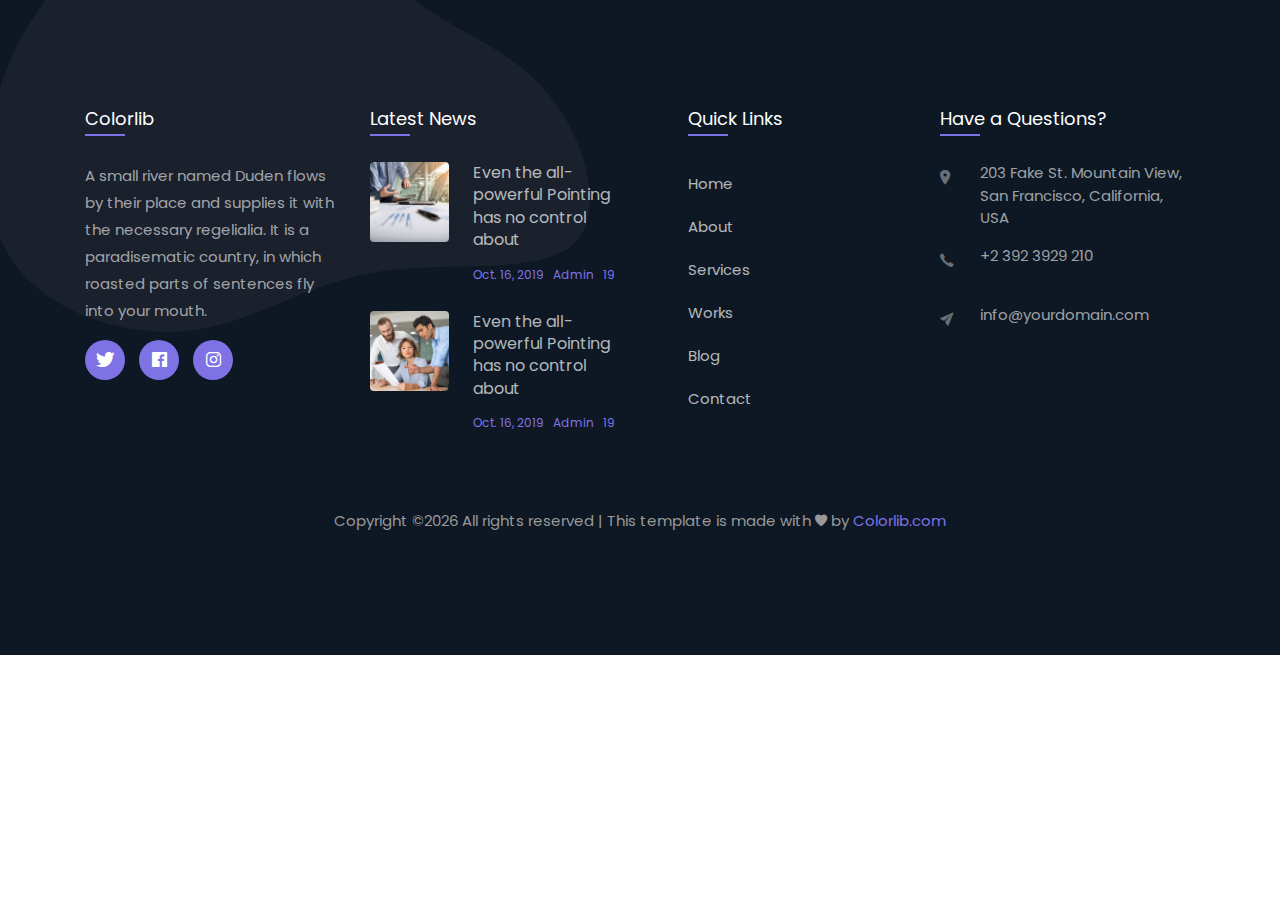
<file: footer/index.html>
<!doctype html>
<html lang="en">
  <head>
  	<title>Footer 01</title>
    <meta charset="utf-8">
    <meta name="viewport" content="width=device-width, initial-scale=1, shrink-to-fit=no">

    <link href="https://fonts.googleapis.com/css?family=Poppins:300,400,500,600,700,800,900" rel="stylesheet">
	
		<link rel="stylesheet" href="css/ionicons.min.css">
		<link rel="stylesheet" href="css/style.css">
  </head>
  <body>
		
		<footer class="footer-01">
			<div class="container">
				<div class="row">
					<div class="col-md-6 col-lg-3 mb-4 mb-md-0">
						<h2 class="footer-heading">Colorlib</h2>
						<p>A small river named Duden flows by their place and supplies it with the necessary regelialia. It is a paradisematic country, in which roasted parts of sentences fly into your mouth.</p>
						<ul class="ftco-footer-social p-0">
              <li class="ftco-animate"><a href="#" data-toggle="tooltip" data-placement="top" title="Twitter"><span class="ion-logo-twitter"></span></a></li>
              <li class="ftco-animate"><a href="#" data-toggle="tooltip" data-placement="top" title="Facebook"><span class="ion-logo-facebook"></span></a></li>
              <li class="ftco-animate"><a href="#" data-toggle="tooltip" data-placement="top" title="Instagram"><span class="ion-logo-instagram"></span></a></li>
            </ul>
					</div>
					<div class="col-md-6 col-lg-3 mb-4 mb-md-0">
						<h2 class="footer-heading">Latest News</h2>
						<div class="block-21 mb-4 d-flex">
              <a class="img mr-4 rounded" style="background-image: url(images/image_1.jpg);"></a>
              <div class="text">
                <h3 class="heading"><a href="#">Even the all-powerful Pointing has no control about</a></h3>
                <div class="meta">
                  <div><a href="#"><span class="icon-calendar"></span> Oct. 16, 2019</a></div>
                  <div><a href="#"><span class="icon-person"></span> Admin</a></div>
                  <div><a href="#"><span class="icon-chat"></span> 19</a></div>
                </div>
              </div>
            </div>
            <div class="block-21 mb-4 d-flex">
              <a class="img mr-4 rounded" style="background-image: url(images/image_2.jpg);"></a>
              <div class="text">
                <h3 class="heading"><a href="#">Even the all-powerful Pointing has no control about</a></h3>
                <div class="meta">
                  <div><a href="#"><span class="icon-calendar"></span> Oct. 16, 2019</a></div>
                  <div><a href="#"><span class="icon-person"></span> Admin</a></div>
                  <div><a href="#"><span class="icon-chat"></span> 19</a></div>
                </div>
              </div>
            </div>
					</div>
					<div class="col-md-6 col-lg-3 pl-lg-5 mb-4 mb-md-0">
						<h2 class="footer-heading">Quick Links</h2>
						<ul class="list-unstyled">
              <li><a href="#" class="py-2 d-block">Home</a></li>
              <li><a href="#" class="py-2 d-block">About</a></li>
              <li><a href="#" class="py-2 d-block">Services</a></li>
              <li><a href="#" class="py-2 d-block">Works</a></li>
              <li><a href="#" class="py-2 d-block">Blog</a></li>
              <li><a href="#" class="py-2 d-block">Contact</a></li>
            </ul>
					</div>
					<div class="col-md-6 col-lg-3 mb-4 mb-md-0">
						<h2 class="footer-heading">Have a Questions?</h2>
						<div class="block-23 mb-3">
              <ul>
                <li><span class="icon ion-ios-pin"></span><span class="text">203 Fake St. Mountain View, San Francisco, California, USA</span></li>
                <li><a href="#"><span class="icon ion-ios-call"></span><span class="text">+2 392 3929 210</span></a></li>
                <li><a href="#"><span class="icon ion-ios-send"></span><span class="text">info@yourdomain.com</span></a></li>
              </ul>
            </div>
					</div>
				</div>
				<div class="row mt-5">
          <div class="col-md-12 text-center">

            <p class="copyright"><!-- Link back to Colorlib can't be removed. Template is licensed under CC BY 3.0. -->
  Copyright &copy;<script>document.write(new Date().getFullYear());</script> All rights reserved | This template is made with <i class="ion-ios-heart" aria-hidden="true"></i> by <a href="https://colorlib.com" target="_blank">Colorlib.com</a>
  <!-- Link back to Colorlib can't be removed. Template is licensed under CC BY 3.0. --></p>
          </div>
        </div>
			</div>
		</footer>
		

    <script src="js/jquery.min.js"></script>
    <script src="js/popper.js"></script>
    <script src="js/bootstrap.min.js"></script>
    <script src="js/main.js"></script>
  </body>
</html>
</file>
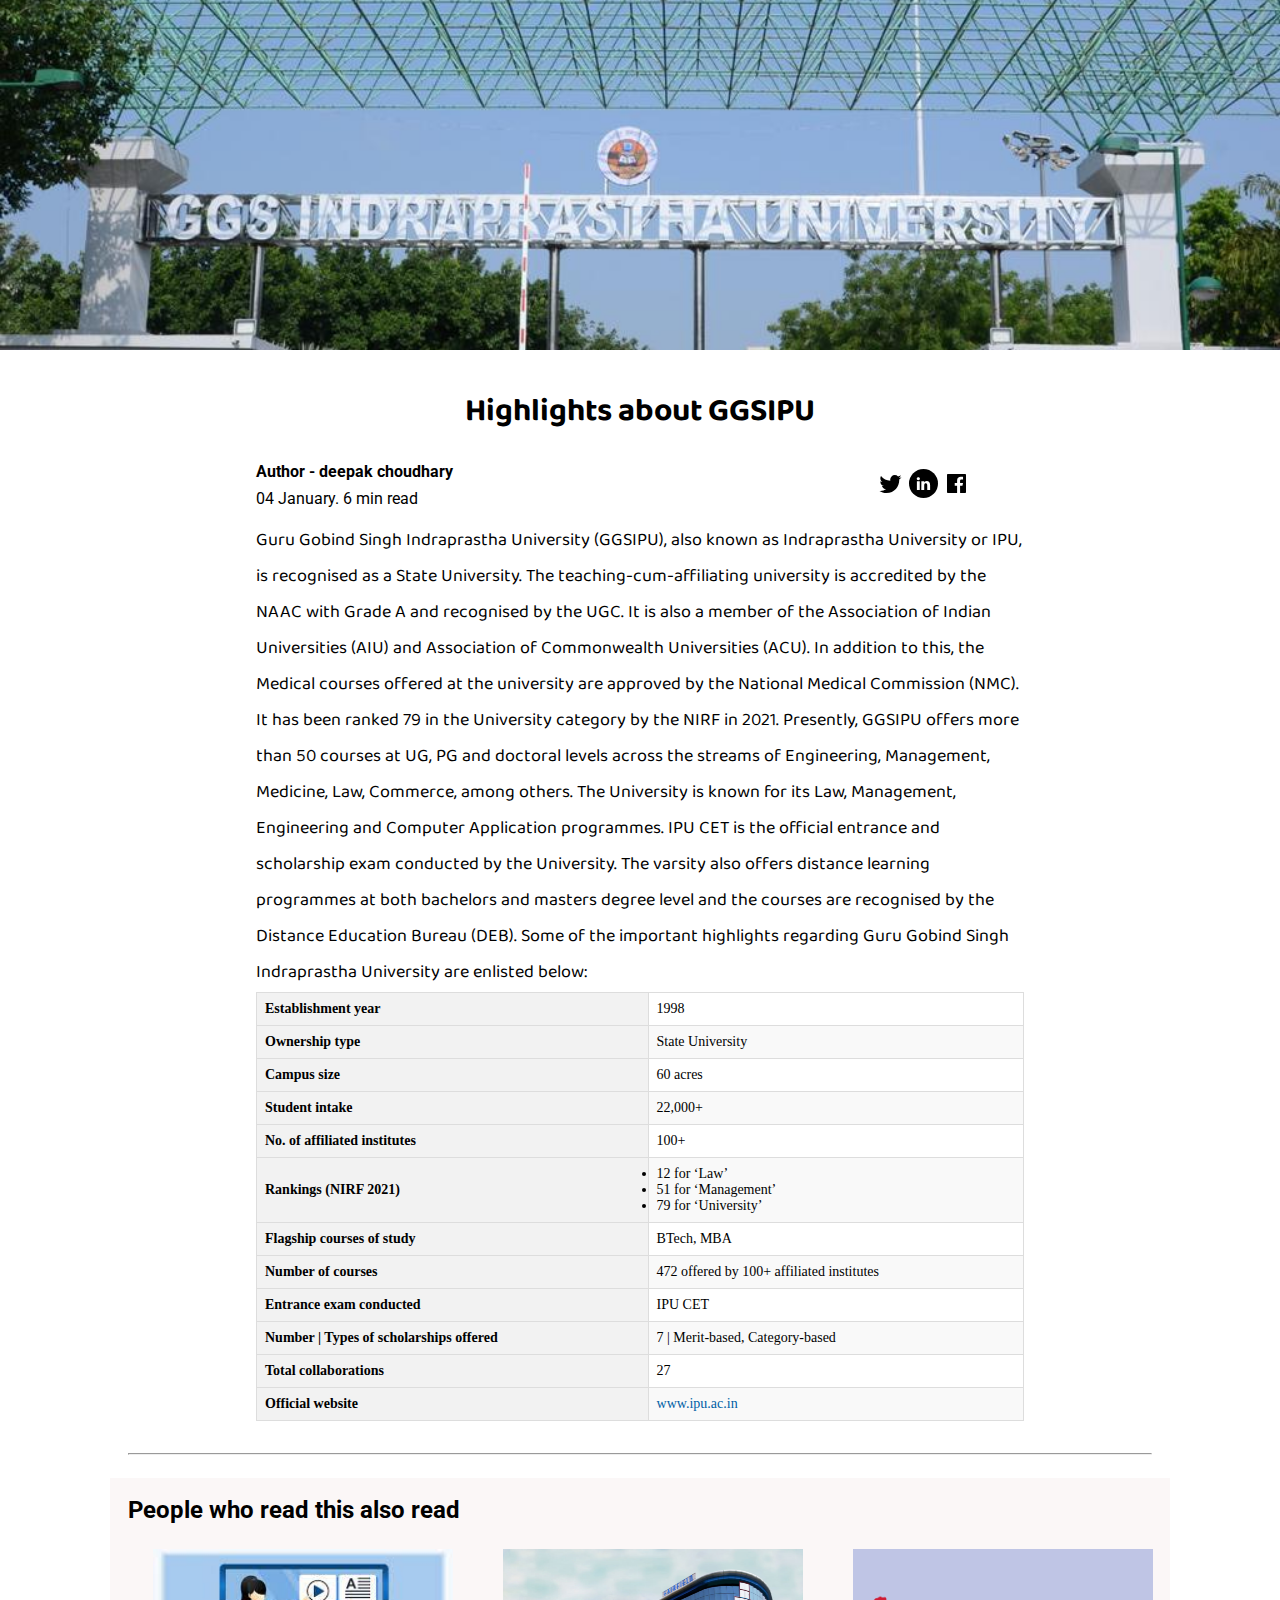
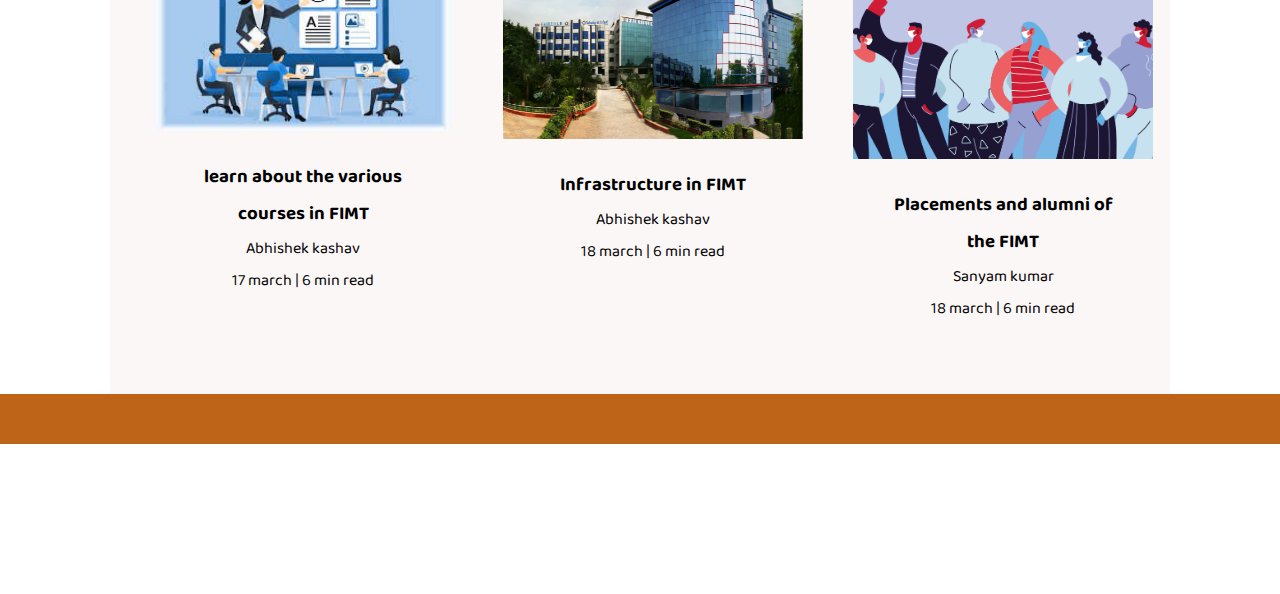
<file: Blog/admision_c.html>
<!DOCTYPE html>
<html lang="en">
  <head>
    <meta charset="UTF-8" />
    <meta name="viewport" content="width=device-width, initial-scale=1.0" />
    <link rel="stylesheet" href="css/utils.css" />
    <link rel="stylesheet" href="css/style.css" />
    <link rel="stylesheet" href="css/blogpost.css" />
    <link rel="stylesheet" href="css/mobile.css" />
    <style>
      table {
        border-collapse: collapse;
        width: 100%;
        margin-bottom: 20px;
      }

      th,
      td {
        padding: 8px;
        text-align: left;
        border: 1px solid #ddd;
        font-size: 14px;
      }

      th {
        background-color: #f2f2f2;
        font-weight: bold;
      }

      tr:nth-child(even) {
        background-color: #f9f9f9;
      }

      a {
        color: #005ea5;
        text-decoration: none;
      }
    </style>
    <title>Chat connect - make blogging easy</title>
  </head>
  <body>
    <div class="post-img" >
      <img src="./img/ggsipu.jpeg" alt="" />
    </div>
    <div class="m-auto blog-post-content max-width-2 m-auto my-2">
      <h1 class="font1">Highlights about GGSIPU</h1>
      <div class="blogpost-meta">
        <div class="author-info">
          <div>
            <b> Author - deepak choudhary </b>
          </div>
          <div>04 January. 6 min read</div>
        </div>
        <div class="social">
          <svg width="29" height="29" class="hk">
            <path
              d="M22.05 7.54a4.47 4.47 0 0 0-3.3-1.46 4.53 4.53 0 0 0-4.53 4.53c0 .35.04.7.08 1.05A12.9 12.9 0 0 1 5 6.89a5.1 5.1 0 0 0-.65 2.26c.03 1.6.83 2.99 2.02 3.79a4.3 4.3 0 0 1-2.02-.57v.08a4.55 4.55 0 0 0 3.63 4.44c-.4.08-.8.13-1.21.16l-.81-.08a4.54 4.54 0 0 0 4.2 3.15 9.56 9.56 0 0 1-5.66 1.94l-1.05-.08c2 1.27 4.38 2.02 6.94 2.02 8.3 0 12.86-6.9 12.84-12.85.02-.24 0-.43 0-.65a8.68 8.68 0 0 0 2.26-2.34c-.82.38-1.7.62-2.6.72a4.37 4.37 0 0 0 1.95-2.51c-.84.53-1.81.9-2.83 1.13z"
            ></path>
          </svg>

          <svg
            style="background: black; border-radius: 21px"
            width="29"
            height="29"
            viewBox="0 0 29 29"
            fill="none"
            class="hk"
          >
            <path
              d="M5 6.36C5 5.61 5.63 5 6.4 5h16.2c.77 0 1.4.61 1.4 1.36v16.28c0 .75-.63 1.36-1.4 1.36H6.4c-.77 0-1.4-.6-1.4-1.36V6.36z"
            ></path>
            <path
              fill-rule="evenodd"
              clip-rule="evenodd"
              d="M10.76 20.9v-8.57H7.89v8.58h2.87zm-1.44-9.75c1 0 1.63-.65 1.63-1.48-.02-.84-.62-1.48-1.6-1.48-.99 0-1.63.64-1.63 1.48 0 .83.62 1.48 1.59 1.48h.01zM12.35 20.9h2.87v-4.79c0-.25.02-.5.1-.7.2-.5.67-1.04 1.46-1.04 1.04 0 1.46.8 1.46 1.95v4.59h2.87v-4.92c0-2.64-1.42-3.87-3.3-3.87-1.55 0-2.23.86-2.61 1.45h.02v-1.24h-2.87c.04.8 0 8.58 0 8.58z"
              fill="#fff"
            ></path>
          </svg>

          <svg width="29" height="29" class="hk">
            <path
              d="M23.2 5H5.8a.8.8 0 0 0-.8.8V23.2c0 .44.35.8.8.8h9.3v-7.13h-2.38V13.9h2.38v-2.38c0-2.45 1.55-3.66 3.74-3.66 1.05 0 1.95.08 2.2.11v2.57h-1.5c-1.2 0-1.48.57-1.48 1.4v1.96h2.97l-.6 2.97h-2.37l.05 7.12h5.1a.8.8 0 0 0 .79-.8V5.8a.8.8 0 0 0-.8-.79"
            ></path>
          </svg>
        </div>
      </div>
      <p class="font1">
        Guru Gobind Singh Indraprastha University (GGSIPU), also known as
        Indraprastha University or IPU, is recognised as a State University. The
        teaching-cum-affiliating university is accredited by the NAAC with Grade
        A and recognised by the UGC. It is also a member of the Association of
        Indian Universities (AIU) and Association of Commonwealth Universities
        (ACU). In addition to this, the Medical courses offered at the
        university are approved by the National Medical Commission (NMC). It has
        been ranked 79 in the University category by the NIRF in 2021.
        Presently, GGSIPU offers more than 50 courses at UG, PG and doctoral
        levels across the streams of Engineering, Management, Medicine, Law,
        Commerce, among others. The University is known for its Law, Management,
        Engineering and Computer Application programmes. IPU CET is the official
        entrance and scholarship exam conducted by the University. The varsity
        also offers distance learning programmes at both bachelors and masters
        degree level and the courses are recognised by the Distance Education
        Bureau (DEB). Some of the important highlights regarding Guru Gobind
        Singh Indraprastha University are enlisted below:
      </p>
      <table>
        <tr>
          <th>Establishment year</th>
          <td>1998</td>
        </tr>
        <tr>
          <th>Ownership type</th>
          <td>State University</td>
        </tr>
        <tr>
          <th>Campus size</th>
          <td>60 acres</td>
        </tr>
        <tr>
          <th>Student intake</th>
          <td>22,000+</td>
        </tr>
        <tr>
          <th>No. of affiliated institutes</th>
          <td>100+</td>
        </tr>
        <tr>
          <th>Rankings (NIRF 2021)</th>
          <td>
            <ul>
              <li>12 for ‘Law’</li>
              <li>51 for ‘Management’</li>
              <li>79 for ‘University’</li>
            </ul>
          </td>
        </tr>
        <tr>
          <th>Flagship courses of study</th>
          <td>BTech, MBA</td>
        </tr>
        <tr>
          <th>Number of courses</th>
          <td>472 offered by 100+ affiliated institutes</td>
        </tr>
        <tr>
          <th>Entrance exam conducted</th>
          <td>IPU CET</td>
        </tr>
        <tr>
          <th>Number | Types of scholarships offered</th>
          <td>7 | Merit-based, Category-based</td>
        </tr>
        <tr>
          <th>Total collaborations</th>
          <td>27</td>
        </tr>
        <tr>
          <th>Official website</th>
          <td><a href="https://www.ipu.ac.in/">www.ipu.ac.in</a></td>
        </tr>
      </table>
    </div>

    <div class="max-width-1 m-auto"><hr /></div>
    <div class="home-articles max-width-1 m-auto font2">
      <h2>People who read this also read</h2>
      <!-- additonal articles-->
      <div class="row">
        <div class="home-article more-post">
          <div class="home-article-img">
            <img src="img/courses.jpg" alt="article" />
          </div>
          <div class="home-article-content font1 center">
            <a href="courses.html"
              ><h3>learn about the various courses in FIMT</h3></a
            >
            <div>Abhishek kashav</div>
            <span>17 march | 6 min read</span>
          </div>
        </div>

        <div class="home-article more-post">
          <div class="home-article-img">
            <img
              src="img/infra.jpg"
              width="100px"
              height="190px"
              alt="article"
            />
          </div>
          <div class="home-article-content font1 center">
            <a href="infra.html"><h3>Infrastructure in FIMT</h3></a>

            <div>Abhishek kashav</div>
            <span>18 march | 6 min read</span>
          </div>
        </div>

        <div class="home-article more-post">
          <div class="home-article-img">
            <img src="img/2.png" alt="article" />
          </div>
          <div class="home-article-content font1 center">
            <a href="placement.html"
              ><h3>Placements and alumni of the FIMT</h3></a
            >

            <div>Sanyam kumar</div>
            <span>18 march | 6 min read</span>
          </div>
        </div>
      </div>
    </div>

    <div class="footer"></div>
  </body>
</html>
</file>
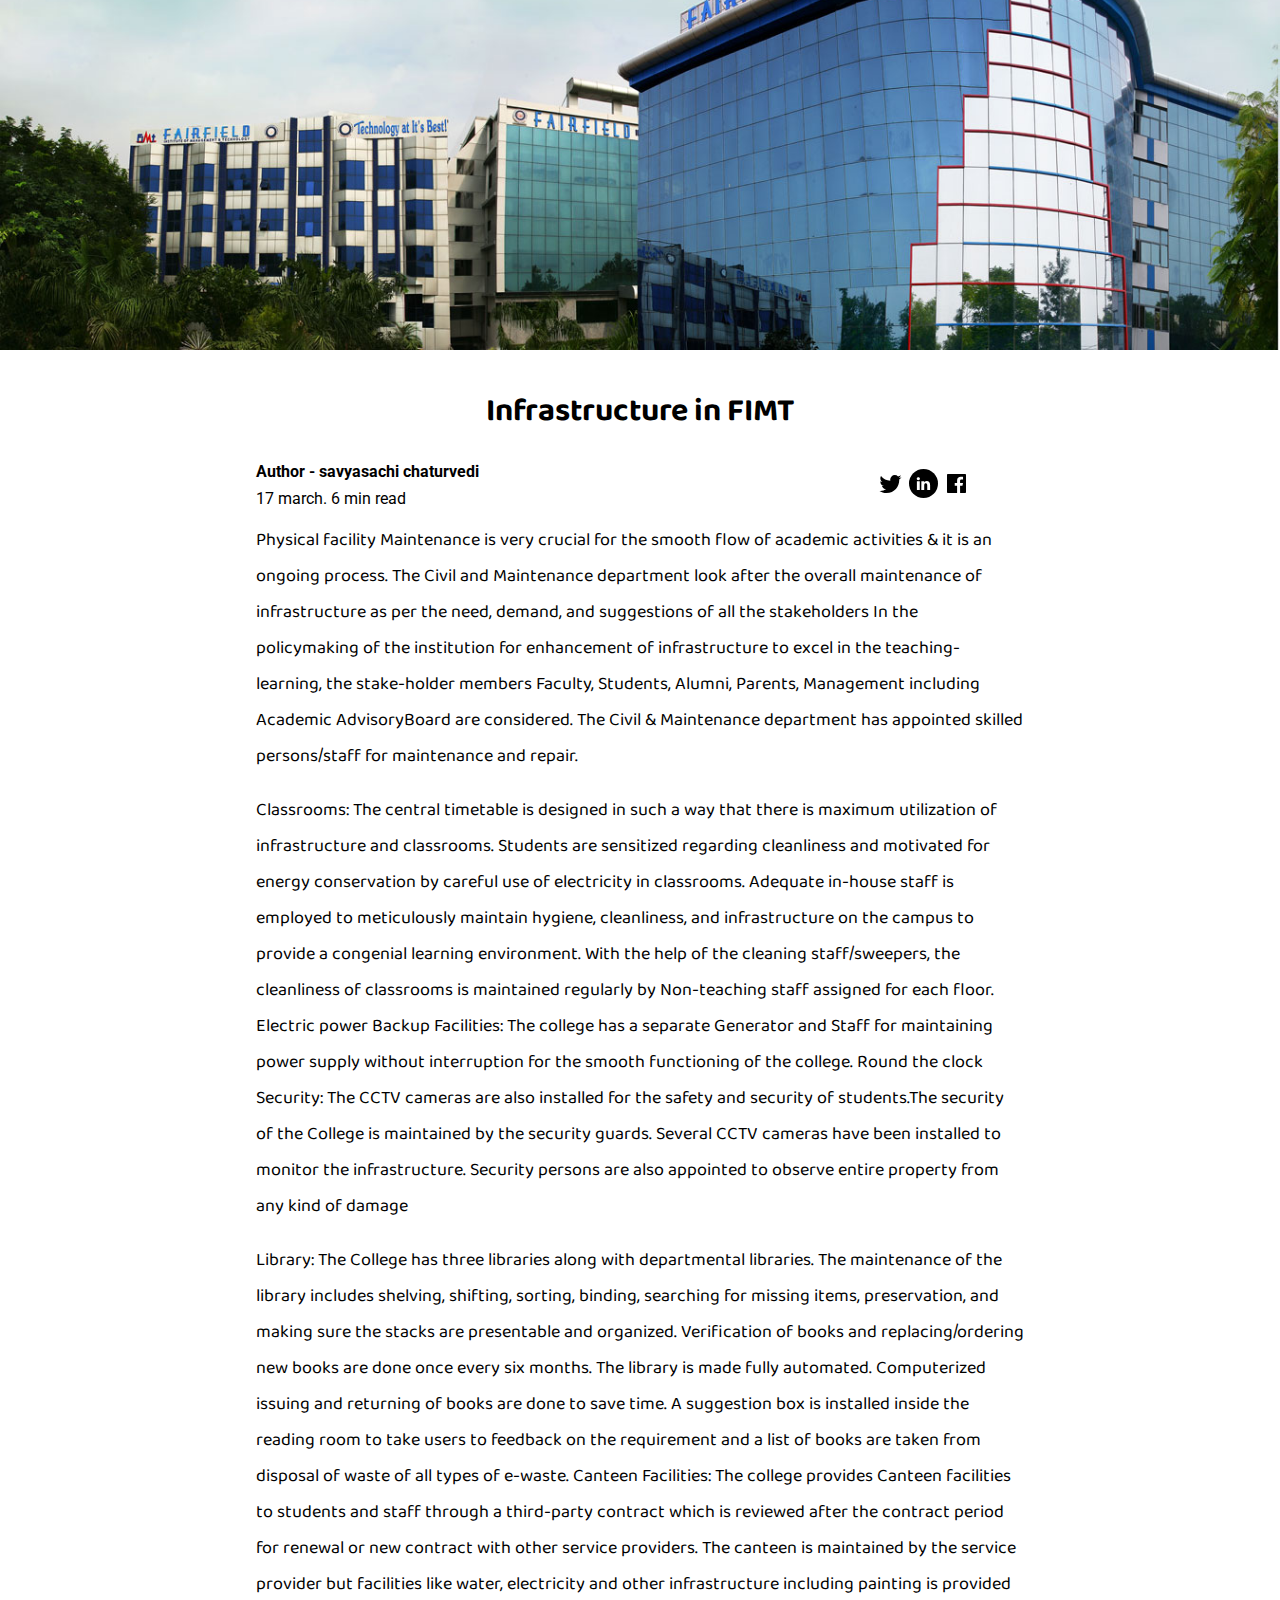
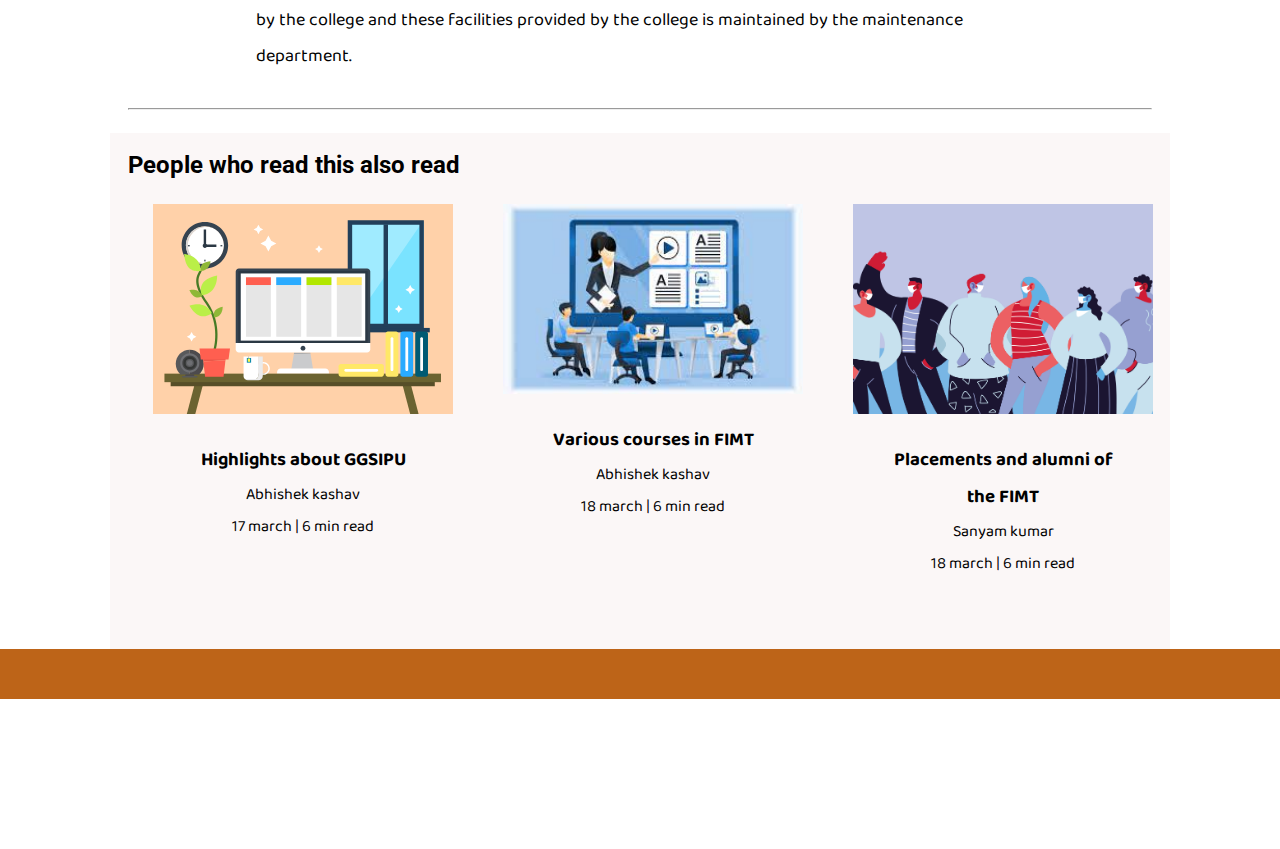
<file: Blog/infra.html>
<!DOCTYPE html>
<html lang="en">
  <head>
    <meta charset="UTF-8" />
    <meta name="viewport" content="width=device-width, initial-scale=1.0" />
    <link rel="stylesheet" href="css/utils.css" />
    <link rel="stylesheet" href="css/style.css" />
    <link rel="stylesheet" href="css/blogpost.css" />
    <link rel="stylesheet" href="css/mobile.css" />
    <title>Chat connect - make blogging eas</title>
  </head>
  <body>
    <div class="post-img">
      <img src="./img/infra.jpg" alt="" />
    </div>
    <div class="m-auto blog-post-content max-width-2 m-auto my-2">
      <h1 class="font1">Infrastructure in FIMT</h1>
      <div class="blogpost-meta">
        <div class="author-info">
          <div>
            <b> Author - savyasachi chaturvedi </b>
          </div>
          <div>17 march. 6 min read</div>
        </div>
        <div class="social">
          <svg width="29" height="29" class="hk">
            <path
              d="M22.05 7.54a4.47 4.47 0 0 0-3.3-1.46 4.53 4.53 0 0 0-4.53 4.53c0 .35.04.7.08 1.05A12.9 12.9 0 0 1 5 6.89a5.1 5.1 0 0 0-.65 2.26c.03 1.6.83 2.99 2.02 3.79a4.3 4.3 0 0 1-2.02-.57v.08a4.55 4.55 0 0 0 3.63 4.44c-.4.08-.8.13-1.21.16l-.81-.08a4.54 4.54 0 0 0 4.2 3.15 9.56 9.56 0 0 1-5.66 1.94l-1.05-.08c2 1.27 4.38 2.02 6.94 2.02 8.3 0 12.86-6.9 12.84-12.85.02-.24 0-.43 0-.65a8.68 8.68 0 0 0 2.26-2.34c-.82.38-1.7.62-2.6.72a4.37 4.37 0 0 0 1.95-2.51c-.84.53-1.81.9-2.83 1.13z"
            ></path>
          </svg>

          <svg
            style="background: black; border-radius: 21px"
            width="29"
            height="29"
            viewBox="0 0 29 29"
            fill="none"
            class="hk"
          >
            <path
              d="M5 6.36C5 5.61 5.63 5 6.4 5h16.2c.77 0 1.4.61 1.4 1.36v16.28c0 .75-.63 1.36-1.4 1.36H6.4c-.77 0-1.4-.6-1.4-1.36V6.36z"
            ></path>
            <path
              fill-rule="evenodd"
              clip-rule="evenodd"
              d="M10.76 20.9v-8.57H7.89v8.58h2.87zm-1.44-9.75c1 0 1.63-.65 1.63-1.48-.02-.84-.62-1.48-1.6-1.48-.99 0-1.63.64-1.63 1.48 0 .83.62 1.48 1.59 1.48h.01zM12.35 20.9h2.87v-4.79c0-.25.02-.5.1-.7.2-.5.67-1.04 1.46-1.04 1.04 0 1.46.8 1.46 1.95v4.59h2.87v-4.92c0-2.64-1.42-3.87-3.3-3.87-1.55 0-2.23.86-2.61 1.45h.02v-1.24h-2.87c.04.8 0 8.58 0 8.58z"
              fill="#fff"
            ></path>
          </svg>

          <svg width="29" height="29" class="hk">
            <path
              d="M23.2 5H5.8a.8.8 0 0 0-.8.8V23.2c0 .44.35.8.8.8h9.3v-7.13h-2.38V13.9h2.38v-2.38c0-2.45 1.55-3.66 3.74-3.66 1.05 0 1.95.08 2.2.11v2.57h-1.5c-1.2 0-1.48.57-1.48 1.4v1.96h2.97l-.6 2.97h-2.37l.05 7.12h5.1a.8.8 0 0 0 .79-.8V5.8a.8.8 0 0 0-.8-.79"
            ></path>
          </svg>
        </div>
      </div>
      <p class="font1">
        Physical facility Maintenance is very crucial for the smooth flow of
        academic activities & it is an ongoing process. The Civil and
        Maintenance department look after the overall maintenance of
        infrastructure as per the need, demand, and suggestions of all the
        stakeholders In the policymaking of the institution for enhancement of
        infrastructure to excel in the teaching- learning, the stake-holder
        members Faculty, Students, Alumni, Parents, Management including
        Academic AdvisoryBoard are considered. The Civil & Maintenance
        department has appointed skilled persons/staff for maintenance and
        repair.
      </p>
      <br />
      <p class="font1">
        Classrooms: The central timetable is designed in such a way that there
        is maximum utilization of infrastructure and classrooms. Students are
        sensitized regarding cleanliness and motivated for energy conservation
        by careful use of electricity in classrooms. Adequate in-house staff is
        employed to meticulously maintain hygiene, cleanliness, and
        infrastructure on the campus to provide a congenial learning
        environment. With the help of the cleaning staff/sweepers, the
        cleanliness of classrooms is maintained regularly by Non-teaching staff
        assigned for each floor. Electric power Backup Facilities: The college
        has a separate Generator and Staff for maintaining power supply without
        interruption for the smooth functioning of the college. Round the clock
        Security: The CCTV cameras are also installed for the safety and
        security of students.The security of the College is maintained by the
        security guards. Several CCTV cameras have been installed to monitor the
        infrastructure. Security persons are also appointed to observe entire
        property from any kind of damage
      </p>
      <br />
      <p class="font1"></p>
      <p class="font1">
        Library: The College has three libraries along with departmental
        libraries. The maintenance of the library includes shelving, shifting,
        sorting, binding, searching for missing items, preservation, and making
        sure the stacks are presentable and organized. Verification of books and
        replacing/ordering new books are done once every six months. The library
        is made fully automated. Computerized issuing and returning of books are
        done to save time. A suggestion box is installed inside the reading room
        to take users to feedback on the requirement and a list of books are
        taken from disposal of waste of all types of e-waste. Canteen
        Facilities: The college provides Canteen facilities to students and
        staff through a third-party contract which is reviewed after the
        contract period for renewal or new contract with other service
        providers. The canteen is maintained by the service provider but
        facilities like water, electricity and other infrastructure including
        painting is provided by the college and these facilities provided by the
        college is maintained by the maintenance department.
      </p>
    </div>

    <div class="max-width-1 m-auto"><hr /></div>
    <div class="home-articles max-width-1 m-auto font2">
      <h2>People who read this also read</h2>
      <!-- additonal articles-->
      <div class="row">
        <div class="home-article more-post">
          <div class="home-article-img">
            <img src="img/11.svg" alt="article" />
          </div>
          <div class="home-article-content font1 center">
            <a href="blogpost.html"><h3>Highlights about GGSIPU</h3></a>
            <div>Abhishek kashav</div>
            <span>17 march | 6 min read</span>
          </div>
        </div>

        <div class="home-article more-post">
          <div class="home-article-img">
            <img
              src="img/courses.jpg"
              width="100px"
              height="190px"
              alt="article"
            />
          </div>
          <div class="home-article-content font1 center">
            <a href="courses.html"><h3>Various courses in FIMT</h3></a>

            <div>Abhishek kashav</div>
            <span>18 march | 6 min read</span>
          </div>
        </div>

        <div class="home-article more-post">
          <div class="home-article-img">
            <img src="img/2.png" alt="article" />
          </div>
          <div class="home-article-content font1 center">
            <a href="placement.html"
              ><h3>Placements and alumni of the FIMT</h3></a
            >

            <div>Sanyam kumar</div>
            <span>18 march | 6 min read</span>
          </div>
        </div>
      </div>
    </div>

    <div class="footer"></div>
  </body>
</html>
</file>
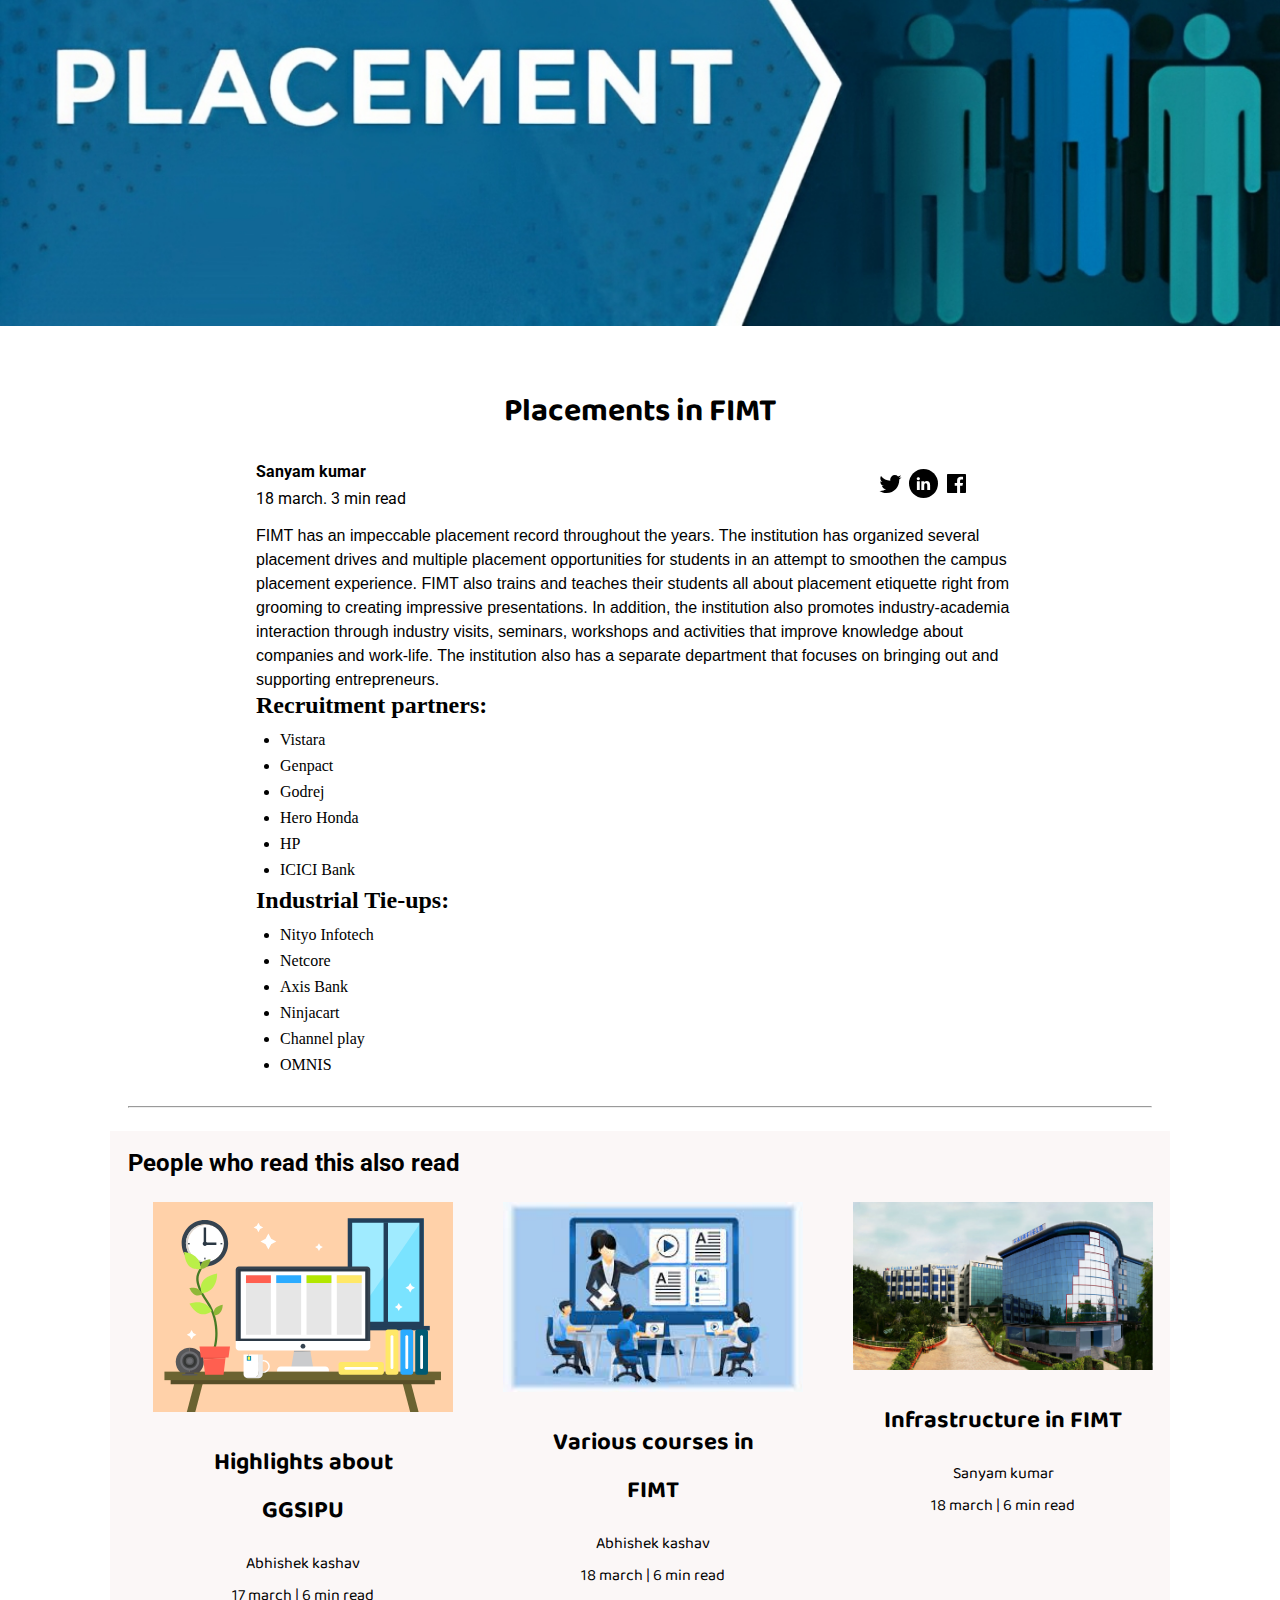
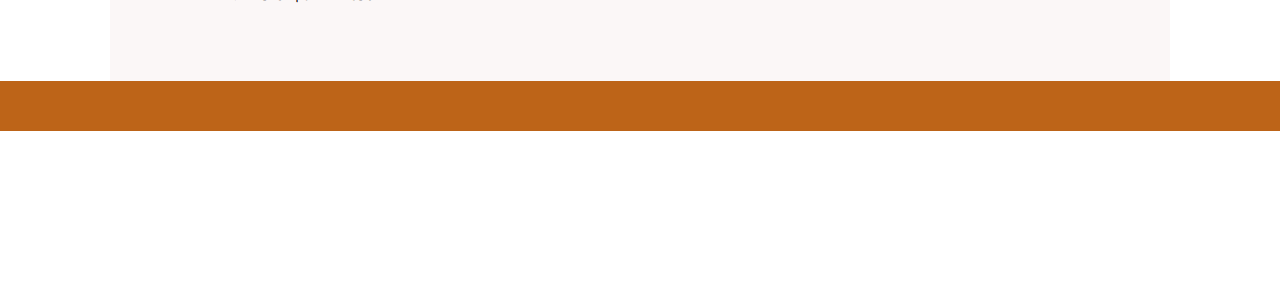
<file: Blog/placement.html>
<!DOCTYPE html>
<html lang="en">
  <head>
    <meta charset="UTF-8" />
    <meta name="viewport" content="width=device-width, initial-scale=1.0" />
    <link rel="stylesheet" href="css/utils.css" />
    <link rel="stylesheet" href="css/style.css" />
    <link rel="stylesheet" href="css/blogpost.css" />
    <link rel="stylesheet" href="css/mobile.css" />
    <title>Chat connect - make blogging eas</title>
    <style>/* Select the heading style */
      h3 {
        font-size: 1.5em;
        font-weight: bold;
        margin-bottom: 0.5em;
      }
      
      /* Select the list items */
      ul li {
        list-style: disc;
        margin-left: 1.5em;
        margin-bottom: 0.5em;
      }
      
      /* Select the first paragraph and set the font style */
      p.font1 {
        font-family: Arial, sans-serif;
        font-size: 1em;
        line-height: 1.5em;
      }
      </style>
  </head>
  <body>
    <div class="post-img">
      <img src="../Blog/img/placement.png" alt="" />
    </div>
    <div class="m-auto blog-post-content max-width-2 m-auto my-2">
      <h1 class="font1">Placements in FIMT</h1>
      <div class="blogpost-meta">
        <div class="author-info">
          <div>
            <b> Sanyam kumar </b>
          </div>
          <div>18 march. 3 min read</div>
        </div>
        <div class="social">
          <svg width="29" height="29" class="hk">
            <path
              d="M22.05 7.54a4.47 4.47 0 0 0-3.3-1.46 4.53 4.53 0 0 0-4.53 4.53c0 .35.04.7.08 1.05A12.9 12.9 0 0 1 5 6.89a5.1 5.1 0 0 0-.65 2.26c.03 1.6.83 2.99 2.02 3.79a4.3 4.3 0 0 1-2.02-.57v.08a4.55 4.55 0 0 0 3.63 4.44c-.4.08-.8.13-1.21.16l-.81-.08a4.54 4.54 0 0 0 4.2 3.15 9.56 9.56 0 0 1-5.66 1.94l-1.05-.08c2 1.27 4.38 2.02 6.94 2.02 8.3 0 12.86-6.9 12.84-12.85.02-.24 0-.43 0-.65a8.68 8.68 0 0 0 2.26-2.34c-.82.38-1.7.62-2.6.72a4.37 4.37 0 0 0 1.95-2.51c-.84.53-1.81.9-2.83 1.13z"
            ></path>
          </svg>

          <svg
            style="background: black; border-radius: 21px"
            width="29"
            height="29"
            viewBox="0 0 29 29"
            fill="none"
            class="hk"
          >
            <path
              d="M5 6.36C5 5.61 5.63 5 6.4 5h16.2c.77 0 1.4.61 1.4 1.36v16.28c0 .75-.63 1.36-1.4 1.36H6.4c-.77 0-1.4-.6-1.4-1.36V6.36z"
            ></path>
            <path
              fill-rule="evenodd"
              clip-rule="evenodd"
              d="M10.76 20.9v-8.57H7.89v8.58h2.87zm-1.44-9.75c1 0 1.63-.65 1.63-1.48-.02-.84-.62-1.48-1.6-1.48-.99 0-1.63.64-1.63 1.48 0 .83.62 1.48 1.59 1.48h.01zM12.35 20.9h2.87v-4.79c0-.25.02-.5.1-.7.2-.5.67-1.04 1.46-1.04 1.04 0 1.46.8 1.46 1.95v4.59h2.87v-4.92c0-2.64-1.42-3.87-3.3-3.87-1.55 0-2.23.86-2.61 1.45h.02v-1.24h-2.87c.04.8 0 8.58 0 8.58z"
              fill="#fff"
            ></path>
          </svg>

          <svg width="29" height="29" class="hk">
            <path
              d="M23.2 5H5.8a.8.8 0 0 0-.8.8V23.2c0 .44.35.8.8.8h9.3v-7.13h-2.38V13.9h2.38v-2.38c0-2.45 1.55-3.66 3.74-3.66 1.05 0 1.95.08 2.2.11v2.57h-1.5c-1.2 0-1.48.57-1.48 1.4v1.96h2.97l-.6 2.97h-2.37l.05 7.12h5.1a.8.8 0 0 0 .79-.8V5.8a.8.8 0 0 0-.8-.79"
            ></path>
          </svg>
        </div>
      </div>
      <p class="font1">
        FIMT has an impeccable placement record throughout the years. The
        institution has organized several placement drives and multiple
        placement opportunities for students in an attempt to smoothen the
        campus placement experience. FIMT also trains and teaches their students
        all about placement etiquette right from grooming to creating impressive
        presentations. In addition, the institution also promotes
        industry-academia interaction through industry visits, seminars,
        workshops and activities that improve knowledge about companies and
        work-life. The institution also has a separate department that focuses
        on bringing out and supporting entrepreneurs.
      </p>
      <p class="font1">
        <h3>Recruitment partners:</h3>
        <ul>
            <li>Vistara</li>
            <li>Genpact</li>
            <li>Godrej</li>
            <li>Hero Honda</li>
            <li> HP </li>
            <li>ICICI Bank</li>
        </ul>
      </p>
      <p class="font1">
        <h3>Industrial Tie-ups:</h3>
        <ul>
            <li>Nityo Infotech</li>
            <li>Netcore</li>
            <li>Axis Bank</li>
            <li>Ninjacart </li>
            <li>Channel play</li>
            <li>OMNIS</li>
        </ul>
      </p>
    </div>

    <div class="max-width-1 m-auto"><hr /></div>
    <div class="home-articles max-width-1 m-auto font2">
      <h2>People who read this also read</h2>
      <!-- additonal articles-->
      <div class="row">
        <div class="home-article more-post">
          <div class="home-article-img">
            <img src="img/11.svg" alt="article" />
          </div>
          <div class="home-article-content font1 center">
            <a href="blogpost.html"
              ><h3>Highlights about GGSIPU</h3></a
            >
            <div>Abhishek kashav</div>
            <span>17 march | 6 min read</span>
          </div>
        </div>

        <div class="home-article more-post">
          <div class="home-article-img">
            <img
              src="img/courses.jpg"
              width="100px"
              height="190px"
              alt="article"
            />
          </div>
          <div class="home-article-content font1 center">
            <a href="courses.html"><h3>Various courses in FIMT</h3></a>

            <div>Abhishek kashav</div>
            <span>18 march | 6 min read</span>
          </div>
        </div>

        <div class="home-article more-post">
          <div class="home-article-img">
            <img src="img/infra.jpg" alt="article" />
          </div>
          <div class="home-article-content font1 center">
            <a href="infra.html"
              ><h3>Infrastructure in  FIMT</h3></a
            >

            <div>Sanyam kumar</div>
            <span>18 march | 6 min read</span>
          </div>
        </div>
      </div>
    </div>

    <div class="footer"></div>
  </body>
</html>
</file>
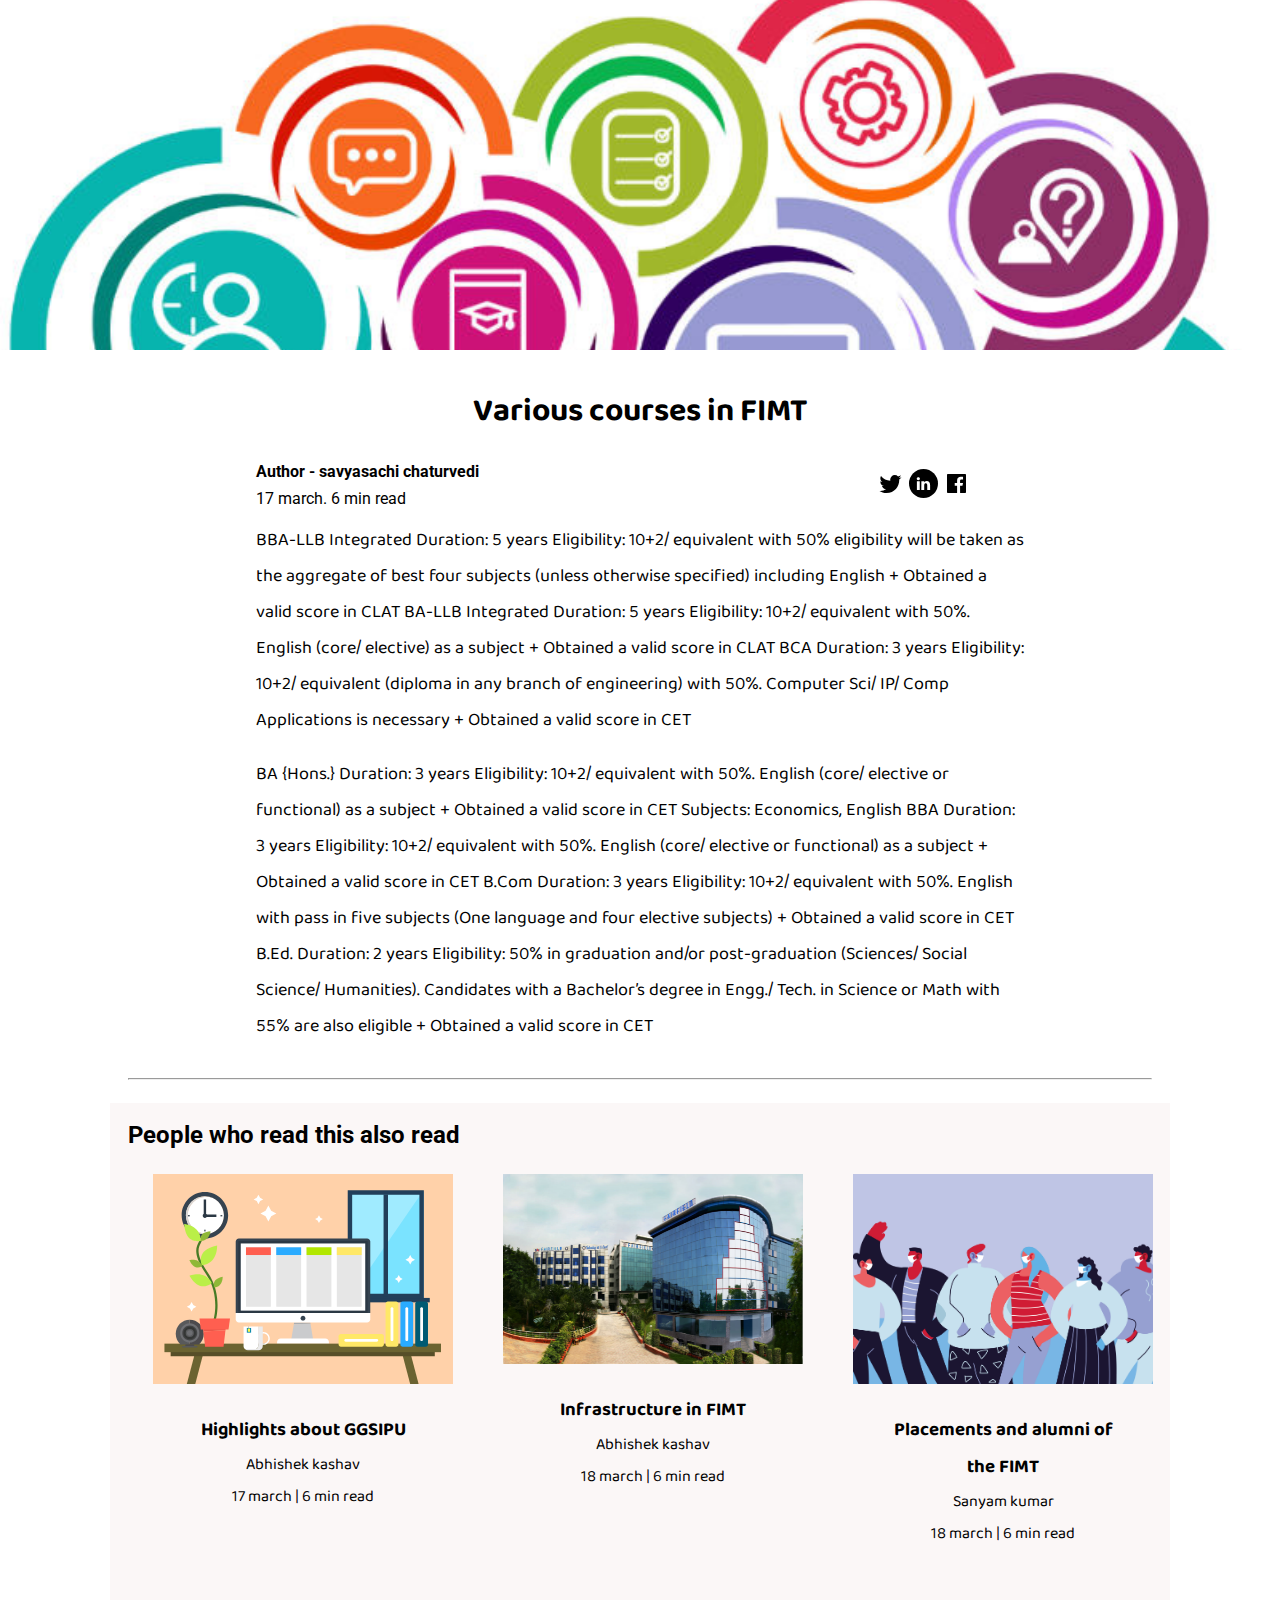
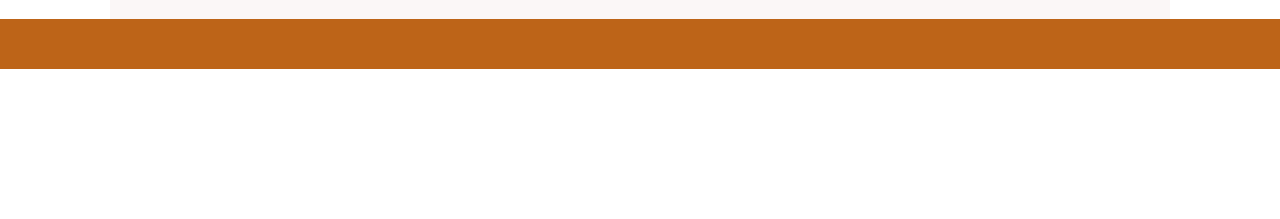
<file: Blog/various_cources.html>
<!DOCTYPE html>
<html lang="en">
  <head>
    <meta charset="UTF-8" />
    <meta name="viewport" content="width=device-width, initial-scale=1.0" />
    <link rel="stylesheet" href="css/utils.css" />
    <link rel="stylesheet" href="css/style.css" />
    <link rel="stylesheet" href="css/blogpost.css" />
    <link rel="stylesheet" href="css/mobile.css" />
    <title>Chat connect - make blogging easy</title>
  </head>
  <body>
    <div class="post-img">
      <img src="/Blog/img/various_cource.jpeg" alt="" />
    </div>
    <div class="m-auto blog-post-content max-width-2 m-auto my-2">
      <h1 class="font1">Various courses in FIMT</h1>
      <div class="blogpost-meta">
        <div class="author-info">
          <div>
            <b> Author - savyasachi chaturvedi </b>
          </div>
          <div>17 march. 6 min read</div>
        </div>
        <div class="social">
          <svg width="29" height="29" class="hk">
            <path
              d="M22.05 7.54a4.47 4.47 0 0 0-3.3-1.46 4.53 4.53 0 0 0-4.53 4.53c0 .35.04.7.08 1.05A12.9 12.9 0 0 1 5 6.89a5.1 5.1 0 0 0-.65 2.26c.03 1.6.83 2.99 2.02 3.79a4.3 4.3 0 0 1-2.02-.57v.08a4.55 4.55 0 0 0 3.63 4.44c-.4.08-.8.13-1.21.16l-.81-.08a4.54 4.54 0 0 0 4.2 3.15 9.56 9.56 0 0 1-5.66 1.94l-1.05-.08c2 1.27 4.38 2.02 6.94 2.02 8.3 0 12.86-6.9 12.84-12.85.02-.24 0-.43 0-.65a8.68 8.68 0 0 0 2.26-2.34c-.82.38-1.7.62-2.6.72a4.37 4.37 0 0 0 1.95-2.51c-.84.53-1.81.9-2.83 1.13z"
            ></path>
          </svg>

          <svg
            style="background: black; border-radius: 21px"
            width="29"
            height="29"
            viewBox="0 0 29 29"
            fill="none"
            class="hk"
          >
            <path
              d="M5 6.36C5 5.61 5.63 5 6.4 5h16.2c.77 0 1.4.61 1.4 1.36v16.28c0 .75-.63 1.36-1.4 1.36H6.4c-.77 0-1.4-.6-1.4-1.36V6.36z"
            ></path>
            <path
              fill-rule="evenodd"
              clip-rule="evenodd"
              d="M10.76 20.9v-8.57H7.89v8.58h2.87zm-1.44-9.75c1 0 1.63-.65 1.63-1.48-.02-.84-.62-1.48-1.6-1.48-.99 0-1.63.64-1.63 1.48 0 .83.62 1.48 1.59 1.48h.01zM12.35 20.9h2.87v-4.79c0-.25.02-.5.1-.7.2-.5.67-1.04 1.46-1.04 1.04 0 1.46.8 1.46 1.95v4.59h2.87v-4.92c0-2.64-1.42-3.87-3.3-3.87-1.55 0-2.23.86-2.61 1.45h.02v-1.24h-2.87c.04.8 0 8.58 0 8.58z"
              fill="#fff"
            ></path>
          </svg>

          <svg width="29" height="29" class="hk">
            <path
              d="M23.2 5H5.8a.8.8 0 0 0-.8.8V23.2c0 .44.35.8.8.8h9.3v-7.13h-2.38V13.9h2.38v-2.38c0-2.45 1.55-3.66 3.74-3.66 1.05 0 1.95.08 2.2.11v2.57h-1.5c-1.2 0-1.48.57-1.48 1.4v1.96h2.97l-.6 2.97h-2.37l.05 7.12h5.1a.8.8 0 0 0 .79-.8V5.8a.8.8 0 0 0-.8-.79"
            ></path>
          </svg>
        </div>
      </div>
      <p class="font1">
        BBA-LLB Integrated Duration: 5 years Eligibility: 10+2/ equivalent with
        50% eligibility will be taken as the aggregate of best four subjects
        (unless otherwise specified) including English + Obtained a valid score
        in CLAT BA-LLB Integrated Duration: 5 years Eligibility: 10+2/
        equivalent with 50%. English (core/ elective) as a subject + Obtained a
        valid score in CLAT BCA Duration: 3 years Eligibility: 10+2/ equivalent
        (diploma in any branch of engineering) with 50%. Computer Sci/ IP/ Comp
        Applications is necessary + Obtained a valid score in CET
      </p>
      <br />
      <p class="font1">
        BA {Hons.} Duration: 3 years Eligibility: 10+2/ equivalent with 50%.
        English (core/ elective or functional) as a subject + Obtained a valid
        score in CET Subjects: Economics, English BBA Duration: 3 years
        Eligibility: 10+2/ equivalent with 50%. English (core/ elective or
        functional) as a subject + Obtained a valid score in CET B.Com Duration:
        3 years Eligibility: 10+2/ equivalent with 50%. English with pass in
        five subjects (One language and four elective subjects) + Obtained a
        valid score in CET B.Ed. Duration: 2 years Eligibility: 50% in
        graduation and/or post-graduation (Sciences/ Social Science/
        Humanities). Candidates with a Bachelor’s degree in Engg./ Tech. in
        Science or Math with 55% are also eligible + Obtained a valid score in
        CET
      </p>
    </div>

    <div class="max-width-1 m-auto"><hr /></div>
    <div class="home-articles max-width-1 m-auto font2">
      <h2>People who read this also read</h2>
      <!-- additonal articles-->
      <div class="row">
        <div class="home-article more-post">
          <div class="home-article-img">
            <img src="img/11.svg" alt="article" />
          </div>
          <div class="home-article-content font1 center">
            <a href="blogpost.html"><h3>Highlights about GGSIPU</h3></a>
            <div>Abhishek kashav</div>
            <span>17 march | 6 min read</span>
          </div>
        </div>

        <div class="home-article more-post">
          <div class="home-article-img">
            <img
              src="img/infra.jpg"
              width="100px"
              height="190px"
              alt="article"
            />
          </div>
          <div class="home-article-content font1 center">
            <a href="infra.html"><h3>Infrastructure in FIMT</h3></a>

            <div>Abhishek kashav</div>
            <span>18 march | 6 min read</span>
          </div>
        </div>

        <div class="home-article more-post">
          <div class="home-article-img">
            <img src="img/2.png" alt="article" />
          </div>
          <div class="home-article-content font1 center">
            <a href="placement.html"
              ><h3>Placements and alumni of the FIMT</h3></a
            >

            <div>Sanyam kumar</div>
            <span>18 march | 6 min read</span>
          </div>
        </div>
      </div>
    </div>

    <div class="footer"></div>
  </body>
</html>
</file>
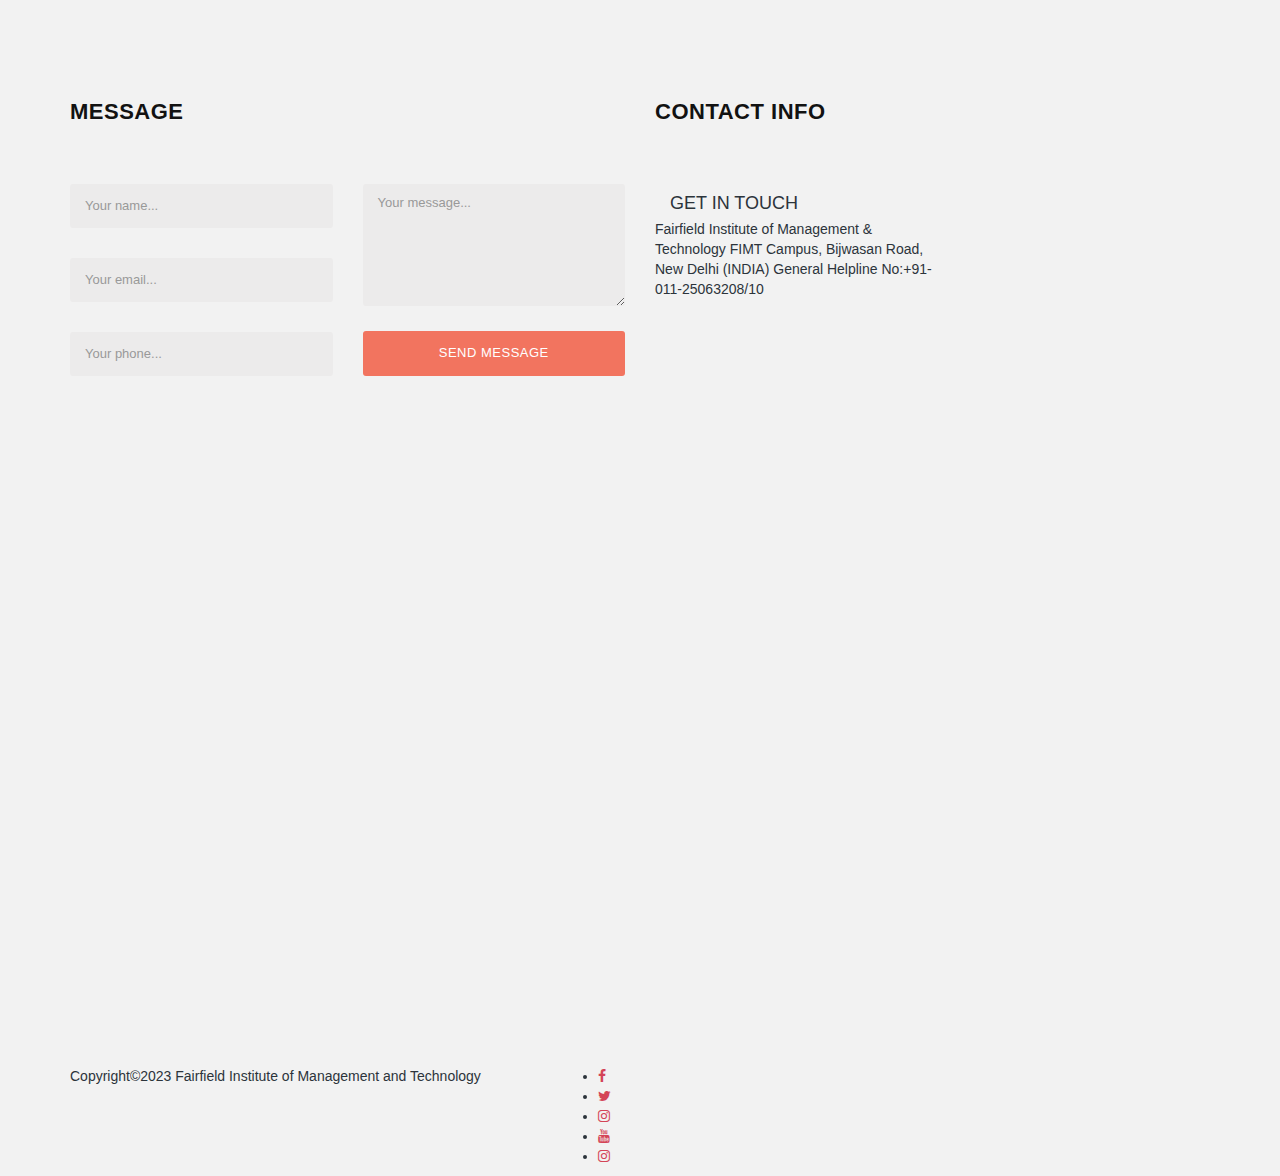
<file: src/contact.html>
<!DOCTYPE html>
<html>

<head>
    <meta charset="utf-8">
    <meta http-equiv="X-UA-Compatible" content="IE=edge,chrome=1">
    <!--
Victory HTML CSS Template
https://templatemo.com/tm-507-victory
-->
    <title>FIMT-Contact page</title>
    <meta name="description" content="">
    <meta name="viewport" content="width=device-width, initial-scale=1">
    <link rel="apple-touch-icon" href="apple-touch-icon.png">

    <link rel="stylesheet" href="css/bootstrap.min.css">
    <link rel="stylesheet" href="css/bootstrap-theme.min.css">
    <link rel="stylesheet" href="css/fontAwesome.css">
    <link rel="stylesheet" href="css/hero-slider.css">
    <link rel="stylesheet" href="css/owl-carousel.css">
    <link rel="stylesheet" href="css/templatemo-style.css">

    <link
        href="https://fonts.googleapis.com/css?family=Spectral:200,200i,300,300i,400,400i,500,500i,600,600i,700,700i,800,800i"
        rel="stylesheet">
    <link href="https://fonts.googleapis.com/css?family=Roboto:100,300,400,500,700,900" rel="stylesheet">

    <script src="js/vendor/modernizr-2.8.3-respond-1.4.2.min.js"></script>
</head>


<!--/.header-->





<section class="contact-us">
    <div class="container">
        <div class="row">
            <div class="col-md-6">
                <div class="section-heading">
                    <h2>Message</h2>
                </div>
                <form id="contact" action="" method="post">
                    <div class="row">
                        <div class="col-md-6">
                            <fieldset>
                                <input name="name" type="text" class="form-control" id="name" placeholder="Your name..."
                                    required="">
                            </fieldset>
                            <fieldset>
                                <input name="email" type="text" class="form-control" id="email"
                                    placeholder="Your email..." required="">
                            </fieldset>
                            <fieldset>
                                <input name="phone" type="text" class="form-control" id="phone"
                                    placeholder="Your phone..." required="">
                            </fieldset>
                        </div>
                        <div class="col-md-6">
                            <fieldset>
                                <textarea name="message" rows="6" class="form-control" id="message"
                                    placeholder="Your message..." required=""></textarea>
                            </fieldset>
                            <fieldset>
                                <button type="submit" id="form-submit" class="btn">Send Message</button>
                            </fieldset>
                        </div>
                    </div>
                </form>
            </div>
            <div class="col-md-6">
                <div class="section-heading contact-info">
                    <h2>Contact Info</h2>
                    <div class="col-md-6">
                        <h4>GET IN TOUCH</h4>
                        <div class="row">
                            
                                
                                    <p>Fairfield Institute of Management &amp; Technology
                                        FIMT Campus, Bijwasan Road,
                                        New Delhi (INDIA)
                                        General Helpline No:+91-011-25063208/10
                                    </p>
                              

                        </div>
                    </div>
                </div>
            </div>
</section>



<section class="map">
    <div class="container">
        <div class="row">
            <div class="col-md-12">
                <div id="map">
                    <!-- How to change your own map point
            1. Go to Google Maps
            2. Click on your location point
            3. Click "Share" and choose "Embed map" tab
            4. Copy only URL and paste it within the src="" field below
        -->
                    <iframe
                        src="https://www.google.com/maps/embed?pb=!1m18!1m12!1m3!1d3505.536803313642!2d77.07211071456635!3d28.523580582460898!2m3!1f0!2f0!3f0!3m2!1i1024!2i768!4f13.1!3m3!1m2!1s0x390d1c4126e69d33%3A0x3319ff2edce87493!2sFairfield+Institute+of+Management+%26+Technology!5e0!3m2!1sen!2sin!4v1487915470044"
                        width="100%" height="500" frameborder="0" style="border:0" allowfullscreen></iframe>
                </div>
            </div>
        </div>
    </div>
</section>



<footer>
    <div class="container">
        <div class="row">
            <div class="col-md-5">
                <p>Copyright&copy;2023 Fairfield Institute of Management and Technology</p>
            </div>
            <div class="col-md-4">
                <ul class="social-icons">
                    <li><a href="https://www.facebook.com/FairfieldInstituteofManagementandTechnology"><i class="fa fa-facebook"></i></a></li>
                    <li><a href="https://twitter.com/FIMTcollege"><i class="fa fa-twitter"></i></a></li>
                    <li><a href="https://www.instagram.com/fimt_ggsipu/"><i class="fa fa-instagram"></i></a></li>
                    <li><a href="https://in.linkedin.com/school/fairfield-institute-of-management-and-technology/"><i class="fa fa-youtube"></i></a></li>
                    <li><a href="https://in.linkedin.com/school/fairfield-institute-of-management-and-technology/"><i class="fa fa-instagram"></i></a></li>
                </ul>
            </div>
            <!-- <div class="col-md-4">
                <p>Design: FIMTcollege</p>
            </div> -->
        </div>
    </div>
</footer>


<script src="https://ajax.googleapis.com/ajax/libs/jquery/1.11.2/jquery.min.js"></script>
<script>window.jQuery || document.write('<script src="js/vendor/jquery-1.11.2.min.js"><\/script>')</script>

<script src="js/vendor/bootstrap.min.js"></script>

<script src="js/plugins.js"></script>
<script src="js/main.js"></script>

<script type="text/javascript">
    $(document).ready(function () {
        // navigation click actions 
        $('.scroll-link').on('click', function (event) {
            event.preventDefault();
            var sectionID = $(this).attr("data-id");
            scrollToID('#' + sectionID, 750);
        });
        // scroll to top action
        $('.scroll-top').on('click', function (event) {
            event.preventDefault();
            $('html, body').animate({ scrollTop: 0 }, 'slow');
        });
        // mobile nav toggle
        $('#nav-toggle').on('click', function (event) {
            event.preventDefault();
            $('#main-nav').toggleClass("open");
        });
    });
    // scroll function
    function scrollToID(id, speed) {
        var offSet = 0;
        var targetOffset = $(id).offset().top - offSet;
        var mainNav = $('#main-nav');
        $('html,body').animate({ scrollTop: targetOffset }, speed);
        if (mainNav.hasClass("open")) {
            mainNav.css("height", "1px").removeClass("in").addClass("collapse");
            mainNav.removeClass("open");
        }
    }
    if (typeof console === "undefined") {
        console = {
            log: function () { }
        };
    }
</script>
</body>

</html>
</file>
<file: Blog/css/utils.css>
@import url("https://fonts.googleapis.com/css2?family=Roboto&display=swap");
@import url("https://fonts.googleapis.com/css2?family=Baloo+Bhaina+2:wght@500&display=swap");
:root { 
  --main-bg-color: #bd6418;
  --font1: "Baloo Bhaina 2", cursive;
  --font2: "Roboto", sans-serif;
}

.center{
  text-align: center
}

.font1 {
  font-family: var(--font1);
}
.font2 {
  font-family: var(--font2);
}

.max-width-1 {
  max-width: 80vw;
}

.max-width-2 {
  max-width: 60vw;
}

.m-auto {
  margin: auto;
}

.mx-1{
  margin-left: 23px;
  margin-right: 23px;
}

.my-2{
  margin-top: 32px;
  margin-bottom: 32px;
}

.btn {
  padding: 0px 20px;
  padding-top: 3px;
  border: 2px solid black;
  border-radius: 6px;
  font-family: var(--font1);
  font-size: 16px;
  cursor: pointer;
  transition: all 0.3s ease-in-out;
}

.btn:hover {
  color: white;
  background: var(--main-bg-color);
}

.form-input {
  padding: 0px 5px;
  padding-top: 3px;
  font-size: 16px;
  border: 2px solid black;
  border-radius: 4px;
  margin: 0 13px;
  font-family: var(--font1);
}

.form-box input, textarea{
  width: 52vw;
  padding: 0px 6px;
  margin: 7px 0;
  font-size: 18px;
  font-family: var(--font1);
  border: 2px solid var(--main-bg-color);
    border-radius: 5px;
}
</file>
<file: Blog/css/style.css>
* {
  margin: 0;
  padding: 0; 
}

.navigation {
  margin-top: 25px;
  font-family: var(--font1);
  /* height: 74px;  */
  display: flex;
  justify-content: space-between;
  align-items: center;
}

.nav-left {
  display: flex;
}

.nav-left span {
  font-size: 35px;
  padding-top: 10px;
}

.nav-left ul {
  display: flex;
  align-items: center;
  margin: 0 77px;
  font-size: 22px;
  padding-bottom: 23px;
}

.nav-left ul li {
  list-style: none;
  margin: 0 14px;
  font-family: var(--font2);
  transition: all 0.3s ease-in-out;
}

.nav-left ul li a {
  text-decoration: none;
  color: black;
}

.nav-left ul li a:hover {
  color: var(--main-bg-color);
  font-weight: bolder;
}

.content {
  height: 100%;
  display: flex;
  margin-top: 32px;
  padding: 9px;
  position: relative;
}

.content::after {
  content: "";
  background-image: url("../img/11.svg");
  position: absolute;
  width: 100%;
  height: inherit;
  opacity: 0.15;
  border-radius: 12px;
}

.content-left {
  font-family: var(--font1);
  display: flex;
  flex-direction: column;
  justify-content: center;
  padding: 49px;
  z-index: 1;
}

.content-right {
  display: flex;
  align-items: center;
  justify-content: center;
}

.content-right img {
  height: 355px;
  border: 2px solid black;
  border-radius: 200px;
}

.home-articles {
  padding: 18px;
  background-color: rgb(248, 239, 239, 0.5);
  margin-top: 23px;
  position: relative;
}

.year-box {
  position: absolute;  
  right: 0px;
  top: 100px;
  width: 234px;
  height: 255px;
  font-size: 18px;
}

.year-box div {
  margin: 12px 0px;
}

.home-article {
  display: flex;
  margin: 25px;
}

.home-article img {
  width: 300px;
}

.home-article-content {
  align-self: center;
  padding: 25px;
}

.home-article-content a {
  text-decoration: none;
  color: black;
}
/* .home-articles{} */
.footer {
  height: 50px;
  background-color: var(--main-bg-color);
  display: flex;
  align-items: center;
  justify-content: center;
  color: white;
  flex-direction: column;
}

.footer a {
  color: white;
}
</file>
<file: Blog/css/blogpost.css>
.post-img{
    height: 500px;
    overflow: hidden; 
    margin-top: -150px;
}
.post-img img{
    width: 100%;
}
.blog-post-content{
    /* background-color: rebeccapurple; */
}
.blog-post-content h1{
    text-align: center;
}
.blog-post-content p{
    font-size: 18px; 
}

.row{
    display: flex;
}
.more-post{
    flex-direction: column; 
    align-items: center;
}
.blogpost-meta{ 
    display: flex;
    justify-content: space-between;
}

.author-info{
    margin: 12px 0;
}
.author-info div{
    padding: 4px 0px;
    font-family: var(--font2);
}
.social{
    padding-right: 53px;
    align-self: center;
    cursor: pointer;
}
</file>
<file: Blog/css/mobile.css>
@media screen and (max-width: 1200px) {
  .navigation {
    flex-direction: column;
    margin-bottom: 23px;
  }

  .nav-left {
    flex-direction: column;
    text-align: center;
  }

  .content-right {
    display: none;
  }

  .home-article {
    flex-direction: column;
  }

  .home-article-img {
    text-align: center;
  }

  .year-box {
    top: 25px;
    left: 60vw;
    font-size: 11px;
    display: flex;
  }

  .year-box div {
    padding: 0 3px;
    margin: 0;
  }

  .home-article img {
    width: 70vw;
  }
  .form-input {
    width: 50%;
  }
  .form-box input,
  textarea {
    width: 66vw;
  }
  .row {
    flex-direction: column;
  }
  .social {
    padding: 0;
  }
  .post-img {
    height: auto;
  }
  .adjust-year {
    position: static;
    height: auto;
    padding: 12px 0px;
    display: flex;
    justify-content: flex-end;
    width: 100%;
  }
}
</file>
<file: src/css/hero-slider.css>
/* -------------------------------- 

Primary style

-------------------------------- */
*, *::after, *::before {
  -webkit-box-sizing: border-box;
  -moz-box-sizing: border-box;
  box-sizing: border-box;
}

html {
  font-size: 62.5%;
}

body {
  font-family: "Open Sans", sans-serif;
  color: #2c343b;
  background-color: #f2f2f2;
}

a {
  color: #d44457;
  text-decoration: none;
}

img {
  max-width: 100%;
}

/* -------------------------------- 

Main Components 

-------------------------------- */
.cd-header {
  position: absolute;
  z-index: 2;
  top: 0;
  left: 0;
  width: 100%;
  height: 50px;
  background-color: #21272c;
  -webkit-font-smoothing: antialiased;
  -moz-osx-font-smoothing: grayscale;
}
@media only screen and (min-width: 768px) {
  .cd-header {
    height: 70px;
    background-color: transparent;
  }
}

#cd-logo {
  float: left;
  margin: 13px 0 0 5%;
}
#cd-logo img {
  display: block;
}
@media only screen and (min-width: 768px) {
  #cd-logo {
    margin: 23px 0 0 5%;
  }
}

.cd-primary-nav {
  /* mobile first - navigation hidden by default, triggered by tap/click on navigation icon */
  float: right;
  margin-right: 5%;
  width: 44px;
  height: 100%;
}
.cd-primary-nav ul {
  position: absolute;
  top: 0;
  left: 0;
  width: 100%;
  -webkit-transform: translateY(-100%);
  -moz-transform: translateY(-100%);
  -ms-transform: translateY(-100%);
  -o-transform: translateY(-100%);
  transform: translateY(-100%);
}
.cd-primary-nav ul.is-visible {
  box-shadow: 0 3px 8px rgba(0, 0, 0, 0.2);
  -webkit-transform: translateY(50px);
  -moz-transform: translateY(50px);
  -ms-transform: translateY(50px);
  -o-transform: translateY(50px);
  transform: translateY(50px);
}
.cd-primary-nav a {
  display: block;
  height: 50px;
  line-height: 50px;
  padding-left: 5%;
  background: #21272c;
  border-top: 1px solid #333c44;
  color: #ffffff;
}
@media only screen and (min-width: 768px) {
  .cd-primary-nav {
    /* reset navigation values */
    width: auto;
    height: auto;
    background: none;
  }
  .cd-primary-nav ul {
    position: static;
    width: auto;
    -webkit-transform: translateY(0);
    -moz-transform: translateY(0);
    -ms-transform: translateY(0);
    -o-transform: translateY(0);
    transform: translateY(0);
    line-height: 70px;
  }
  .cd-primary-nav ul.is-visible {
    -webkit-transform: translateY(0);
    -moz-transform: translateY(0);
    -ms-transform: translateY(0);
    -o-transform: translateY(0);
    transform: translateY(0);
  }
  .cd-primary-nav li {
    display: inline-block;
    margin-left: 1em;
  }
  .cd-primary-nav a {
    display: inline-block;
    height: auto;
    font-weight: 600;
    line-height: normal;
    background: transparent;
    padding: .6em 1em;
    border-top: none;
  }
}

/* -------------------------------- 

Slider

-------------------------------- */
.cd-hero {
  position: relative;
  -webkit-font-smoothing: antialiased;
  -moz-osx-font-smoothing: grayscale;
}

.cd-hero-slider {
  position: relative;
  height: 360px;
  overflow: hidden;
}
.cd-hero-slider li {
  position: absolute;
  top: 0;
  left: 0;
  width: 100%;
  height: 100%;
  -webkit-transform: translateX(100%);
  -moz-transform: translateX(100%);
  -ms-transform: translateX(100%);
  -o-transform: translateX(100%);
  transform: translateX(100%);
}
.cd-hero-slider li.selected {
  /* this is the visible slide */
  position: relative;
  -webkit-transform: translateX(0);
  -moz-transform: translateX(0);
  -ms-transform: translateX(0);
  -o-transform: translateX(0);
  transform: translateX(0);
}
.cd-hero-slider li.move-left {
  /* slide hidden on the left */
  -webkit-transform: translateX(-100%);
  -moz-transform: translateX(-100%);
  -ms-transform: translateX(-100%);
  -o-transform: translateX(-100%);
  transform: translateX(-100%);
}
.cd-hero-slider li.is-moving, .cd-hero-slider li.selected {
  /* the is-moving class is assigned to the slide which is moving outside the viewport */
  -webkit-transition: -webkit-transform 0.5s;
  -moz-transition: -moz-transform 0.5s;
  transition: transform 0.5s;
}
@media only screen and (min-width: 768px) {
  .cd-hero-slider {
    height: 500px;
  }
}
@media only screen and (min-width: 1170px) {
  .cd-hero-slider {
    height: 680px;
  }
}

/* -------------------------------- 

Single slide style

-------------------------------- */
.cd-hero-slider li {
  background-position: center center;
  background-size: cover;
  background-repeat: no-repeat;
}
.cd-hero-slider li:first-of-type {
  background-image: url(../img/slide_01.jpg);
}
.cd-hero-slider li:nth-of-type(2) {
  background-image: url(../img/slide_02.jpg);
}
.cd-hero-slider li:nth-of-type(3) {
  background-image: url(../img/slide_03.jpg);
}
.cd-hero-slider .cd-full-width,
.cd-hero-slider .cd-half-width {
  position: absolute;
  width: 100%;
  height: 100%;
  z-index: 1;
  left: 0;
  top: 0;
  /* this padding is used to align the text */
  padding-top: 150px;
  text-align: center;
  /* Force Hardware Acceleration in WebKit */
  -webkit-backface-visibility: hidden;
  backface-visibility: hidden;
  -webkit-transform: translateZ(0);
  -moz-transform: translateZ(0);
  -ms-transform: translateZ(0);
  -o-transform: translateZ(0);
  transform: translateZ(0);
}
.cd-hero-slider .cd-img-container {
  /* hide image on mobile device */
  display: none;
}
.cd-hero-slider .cd-img-container img {
  position: absolute;
  left: 50%;
  top: 50%;
  bottom: auto;
  right: auto;
  -webkit-transform: translateX(-50%) translateY(-50%);
  -moz-transform: translateX(-50%) translateY(-50%);
  -ms-transform: translateX(-50%) translateY(-50%);
  -o-transform: translateX(-50%) translateY(-50%);
  transform: translateX(-50%) translateY(-50%);
}
.cd-hero-slider .cd-bg-video-wrapper {
  /* hide video on mobile device */
  display: none;
  position: absolute;
  top: 0;
  left: 0;
  width: 100%;
  height: 100%;
  overflow: hidden;
}
.cd-hero-slider .cd-bg-video-wrapper video {
  /* you won't see this element in the html, but it will be injected using js */
  display: block;
  min-height: 100%;
  min-width: 100%;
  max-width: none;
  height: auto;
  width: auto;
  position: absolute;
  left: 50%;
  top: 50%;
  bottom: auto;
  right: auto;
  -webkit-transform: translateX(-50%) translateY(-50%);
  -moz-transform: translateX(-50%) translateY(-50%);
  -ms-transform: translateX(-50%) translateY(-50%);
  -o-transform: translateX(-50%) translateY(-50%);
  transform: translateX(-50%) translateY(-50%);
}
.cd-hero-slider h2, .cd-hero-slider p {
  text-shadow: 0 1px 3px rgba(0, 0, 0, 0.1);
  line-height: 1.2;
  margin: 0 auto 14px;
  color: #ffffff;
  width: 90%;
  max-width: 400px;
}
.cd-hero-slider h2 {
  font-size: 2.4rem;
}
.cd-hero-slider p {
  font-size: 1.4rem;
  line-height: 1.4;
}
.cd-hero-slider .cd-btn {
  display: inline-block;
  padding: 1.2em 1.4em;
  margin-top: .8em;
  background-color: rgba(212, 68, 87, 0.9);
  font-size: 1.3rem;
  font-weight: 700;
  letter-spacing: 1px;
  color: #ffffff;
  text-transform: uppercase;
  box-shadow: 0 3px 6px rgba(0, 0, 0, 0.1);
  -webkit-transition: background-color 0.2s;
  -moz-transition: background-color 0.2s;
  transition: background-color 0.2s;
}
.cd-hero-slider .cd-btn.secondary {
  background-color: rgba(22, 26, 30, 0.8);
}
.cd-hero-slider .cd-btn:nth-of-type(2) {
  margin-left: 1em;
}
.no-touch .cd-hero-slider .cd-btn:hover {
  background-color: #d44457;
}
.no-touch .cd-hero-slider .cd-btn.secondary:hover {
  background-color: #161a1e;
}
@media only screen and (min-width: 768px) {
  .cd-hero-slider .cd-full-width,
  .cd-hero-slider .cd-half-width {
    padding-top: 200px;
  }
  .cd-hero-slider .cd-bg-video-wrapper {
    display: block;
  }
  .cd-hero-slider .cd-half-width {
    width: 45%;
  }
  .cd-hero-slider .cd-half-width:first-of-type {
    left: 5%;
  }
  .cd-hero-slider .cd-half-width:nth-of-type(2) {
    right: 5%;
    left: auto;
  }
  .cd-hero-slider .cd-img-container {
    display: block;
  }
  .cd-hero-slider h2, .cd-hero-slider p {
    max-width: 520px;
  }
  .cd-hero-slider h2 {
    font-size: 2.4em;
    font-weight: 300;
  }
  .cd-hero-slider .cd-btn {
    font-size: 1.4rem;
  }
}
@media only screen and (min-width: 1170px) {
  .cd-hero-slider .cd-full-width,
  .cd-hero-slider .cd-half-width {
    padding-top: 250px;
  }
  .cd-hero-slider h2, .cd-hero-slider p {
    margin-bottom: 20px;
  }
  .cd-hero-slider h2 {
    font-size: 3.2em;
  }
  .cd-hero-slider p {
    font-size: 1.6rem;
  }
}

/* -------------------------------- 

Single slide animation

-------------------------------- */
@media only screen and (min-width: 768px) {
  .cd-hero-slider .cd-half-width {
    opacity: 0;
    -webkit-transform: translateX(40px);
    -moz-transform: translateX(40px);
    -ms-transform: translateX(40px);
    -o-transform: translateX(40px);
    transform: translateX(40px);
  }
  .cd-hero-slider .move-left .cd-half-width {
    -webkit-transform: translateX(-40px);
    -moz-transform: translateX(-40px);
    -ms-transform: translateX(-40px);
    -o-transform: translateX(-40px);
    transform: translateX(-40px);
  }
  .cd-hero-slider .selected .cd-half-width {
    /* this is the visible slide */
    opacity: 1;
    -webkit-transform: translateX(0);
    -moz-transform: translateX(0);
    -ms-transform: translateX(0);
    -o-transform: translateX(0);
    transform: translateX(0);
  }
  .cd-hero-slider .is-moving .cd-half-width {
    /* this is the slide moving outside the viewport 
    wait for the end of the transition on the <li> parent before set opacity to 0 and translate to 40px/-40px */
    -webkit-transition: opacity 0s 0.5s, -webkit-transform 0s 0.5s;
    -moz-transition: opacity 0s 0.5s, -moz-transform 0s 0.5s;
    transition: opacity 0s 0.5s, transform 0s 0.5s;
  }
  .cd-hero-slider li.selected.from-left .cd-half-width:nth-of-type(2),
  .cd-hero-slider li.selected.from-right .cd-half-width:first-of-type {
    /* this is the selected slide - different animation if it's entering from left or right */
    -webkit-transition: opacity 0.4s 0.2s, -webkit-transform 0.5s 0.2s;
    -moz-transition: opacity 0.4s 0.2s, -moz-transform 0.5s 0.2s;
    transition: opacity 0.4s 0.2s, transform 0.5s 0.2s;
  }
  .cd-hero-slider li.selected.from-left .cd-half-width:first-of-type,
  .cd-hero-slider li.selected.from-right .cd-half-width:nth-of-type(2) {
    /* this is the selected slide - different animation if it's entering from left or right */
    -webkit-transition: opacity 0.4s 0.4s, -webkit-transform 0.5s 0.4s;
    -moz-transition: opacity 0.4s 0.4s, -moz-transform 0.5s 0.4s;
    transition: opacity 0.4s 0.4s, transform 0.5s 0.4s;
  }
  .cd-hero-slider .cd-full-width h2,
  .cd-hero-slider .cd-full-width p,
  .cd-hero-slider .cd-full-width .cd-btn {
    opacity: 0;
    -webkit-transform: translateX(100px);
    -moz-transform: translateX(100px);
    -ms-transform: translateX(100px);
    -o-transform: translateX(100px);
    transform: translateX(100px);
  }
  .cd-hero-slider .move-left .cd-full-width h2,
  .cd-hero-slider .move-left .cd-full-width p,
  .cd-hero-slider .move-left .cd-full-width .cd-btn {
    opacity: 0;
    -webkit-transform: translateX(-100px);
    -moz-transform: translateX(-100px);
    -ms-transform: translateX(-100px);
    -o-transform: translateX(-100px);
    transform: translateX(-100px);
  }
  .cd-hero-slider .selected .cd-full-width h2,
  .cd-hero-slider .selected .cd-full-width p,
  .cd-hero-slider .selected .cd-full-width .cd-btn {
    /* this is the visible slide */
    opacity: 1;
    -webkit-transform: translateX(0);
    -moz-transform: translateX(0);
    -ms-transform: translateX(0);
    -o-transform: translateX(0);
    transform: translateX(0);
  }
  .cd-hero-slider li.is-moving .cd-full-width h2,
  .cd-hero-slider li.is-moving .cd-full-width p,
  .cd-hero-slider li.is-moving .cd-full-width .cd-btn {
    /* this is the slide moving outside the viewport 
    wait for the end of the transition on the li parent before set opacity to 0 and translate to 100px/-100px */
    -webkit-transition: opacity 0s 0.5s, -webkit-transform 0s 0.5s;
    -moz-transition: opacity 0s 0.5s, -moz-transform 0s 0.5s;
    transition: opacity 0s 0.5s, transform 0s 0.5s;
  }
  .cd-hero-slider li.selected h2 {
    -webkit-transition: opacity 0.4s 0.2s, -webkit-transform 0.5s 0.2s;
    -moz-transition: opacity 0.4s 0.2s, -moz-transform 0.5s 0.2s;
    transition: opacity 0.4s 0.2s, transform 0.5s 0.2s;
  }
  .cd-hero-slider li.selected p {
    -webkit-transition: opacity 0.4s 0.3s, -webkit-transform 0.5s 0.3s;
    -moz-transition: opacity 0.4s 0.3s, -moz-transform 0.5s 0.3s;
    transition: opacity 0.4s 0.3s, transform 0.5s 0.3s;
  }
  .cd-hero-slider li.selected .cd-btn {
    -webkit-transition: opacity 0.4s 0.4s, -webkit-transform 0.5s 0.4s, background-color 0.2s 0s;
    -moz-transition: opacity 0.4s 0.4s, -moz-transform 0.5s 0.4s, background-color 0.2s 0s;
    transition: opacity 0.4s 0.4s, transform 0.5s 0.4s, background-color 0.2s 0s;
  }
}
/* -------------------------------- 

Slider navigation

-------------------------------- */
.cd-slider-nav {
  display: none;
  position: absolute;
  width: 100%;
  bottom: 0;
  z-index: 2;
  text-align: center;
  height: 55px;
  background-color: rgba(0, 1, 1, 0.5);
}
.cd-slider-nav nav, .cd-slider-nav ul, .cd-slider-nav li, .cd-slider-nav a {
  height: 100%;
}
.cd-slider-nav nav {
  display: inline-block;
  position: relative;
}
.cd-slider-nav .cd-marker {
  position: absolute;
  bottom: 0;
  left: 0;
  width: 60px;
  height: 100%;
  color: #d44457;
  background-color: #ffffff;
  box-shadow: inset 0 2px 0 currentColor;
  -webkit-transition: -webkit-transform 0.2s, box-shadow 0.2s;
  -moz-transition: -moz-transform 0.2s, box-shadow 0.2s;
  transition: transform 0.2s, box-shadow 0.2s;
}
.cd-slider-nav .cd-marker.item-2 {
  -webkit-transform: translateX(100%);
  -moz-transform: translateX(100%);
  -ms-transform: translateX(100%);
  -o-transform: translateX(100%);
  transform: translateX(100%);
}
.cd-slider-nav .cd-marker.item-3 {
  -webkit-transform: translateX(200%);
  -moz-transform: translateX(200%);
  -ms-transform: translateX(200%);
  -o-transform: translateX(200%);
  transform: translateX(200%);
}
.cd-slider-nav .cd-marker.item-4 {
  -webkit-transform: translateX(300%);
  -moz-transform: translateX(300%);
  -ms-transform: translateX(300%);
  -o-transform: translateX(300%);
  transform: translateX(300%);
}
.cd-slider-nav .cd-marker.item-5 {
  -webkit-transform: translateX(400%);
  -moz-transform: translateX(400%);
  -ms-transform: translateX(400%);
  -o-transform: translateX(400%);
  transform: translateX(400%);
}
.cd-slider-nav ul::after {
  clear: both;
  content: "";
  display: table;
}
.cd-slider-nav li {
  display: inline-block;
  width: 60px;
  float: left;
}
.cd-slider-nav li.selected a {
  color: #2c343b;
}
.no-touch .cd-slider-nav li.selected a:hover {
  background-color: transparent;
}
.cd-slider-nav a {
  display: block;
  position: relative;
  padding-top: 35px;
  font-size: 1rem;
  font-weight: 700;
  color: #a8b4be;
  -webkit-transition: background-color 0.2s;
  -moz-transition: background-color 0.2s;
  transition: background-color 0.2s;
}
.cd-slider-nav a::before {
  content: '';
  position: absolute;
  width: 24px;
  height: 24px;
  top: 8px;
  left: 50%;
  right: auto;
  -webkit-transform: translateX(-50%);
  -moz-transform: translateX(-50%);
  -ms-transform: translateX(-50%);
  -o-transform: translateX(-50%);
  transform: translateX(-50%);
}
.no-touch .cd-slider-nav a:hover {
  background-color: rgba(0, 1, 1, 0.5);
}
.cd-slider-nav li:first-of-type a::before {
  background-position: 0 0;
}
.cd-slider-nav li.selected:first-of-type a::before {
  background-position: 0 -24px;
}
.cd-slider-nav li:nth-of-type(2) a::before {
  background-position: -24px 0;
}
.cd-slider-nav li.selected:nth-of-type(2) a::before {
  background-position: -24px -24px;
}
.cd-slider-nav li:nth-of-type(3) a::before {
  background-position: -48px 0;
}
.cd-slider-nav li.selected:nth-of-type(3) a::before {
  background-position: -48px -24px;
}
.cd-slider-nav li:nth-of-type(4) a::before {
  background-position: -72px 0;
}
.cd-slider-nav li.selected:nth-of-type(4) a::before {
  background-position: -72px -24px;
}
.cd-slider-nav li:nth-of-type(5) a::before {
  background-position: -96px 0;
}
.cd-slider-nav li.selected:nth-of-type(5) a::before {
  background-position: -96px -24px;
}
@media only screen and (min-width: 768px) {
  .cd-slider-nav {
    height: 80px;
  }
  .cd-slider-nav .cd-marker,
  .cd-slider-nav li {
    width: 95px;
  }
  .cd-slider-nav a {
    padding-top: 48px;
    font-size: 1.1rem;
    text-transform: uppercase;
  }
  .cd-slider-nav a::before {
    top: 18px;
  }
}

/* -------------------------------- 

Main content

-------------------------------- */
.cd-main-content {
  width: 90%;
  max-width: 768px;
  margin: 0 auto;
  padding: 2em 0;
}
.cd-main-content p {
  font-size: 1.4rem;
  line-height: 1.8;
  color: #999999;
  margin: 2em 0;
}
@media only screen and (min-width: 1170px) {
  .cd-main-content {
    padding: 3em 0;
  }
  .cd-main-content p {
    font-size: 1.6rem;
  }
}

/* -------------------------------- 

Javascript disabled

-------------------------------- */
.no-js .cd-hero-slider li {
  display: none;
}
.no-js .cd-hero-slider li.selected {
  display: block;
}

.no-js .cd-slider-nav {
  display: none;
}
</file>
<file: src/css/owl-carousel.css>
/* 
 *  Core Owl Carousel CSS File
 *  v1.3.3
 */

/* clearfix */
.owl-carousel .owl-wrapper:after {
  content: ".";
  display: block;
  clear: both;
  visibility: hidden;
  line-height: 0;
  height: 0;
}
/* display none until init */
.owl-carousel{
  display: none;
  position: relative;
  width: 100%;
  -ms-touch-action: pan-y;
}
.owl-carousel .owl-wrapper{
  display: none;
  position: relative;
  -webkit-transform: translate3d(0px, 0px, 0px);
}
.owl-carousel .owl-wrapper-outer{
  overflow: hidden;
  position: relative;
  width: 100%;
}
.owl-carousel .owl-wrapper-outer.autoHeight{
  -webkit-transition: height 500ms ease-in-out;
  -moz-transition: height 500ms ease-in-out;
  -ms-transition: height 500ms ease-in-out;
  -o-transition: height 500ms ease-in-out;
  transition: height 500ms ease-in-out;
}
  
.owl-carousel .owl-item{
  float: left;
}

.owl-controls {
  @media (max-width: @screen-sm-max) {
    top: -120px;
  }
  top: -200px;
  width: 100%;
  text-align: center;
  display: inline-block;
}

.owl-controls a {
  color: #336699;
}

.owl-controls a:hover {
  color: #336699;
}

.owl-controls .bg-prev {
  position: absolute;
  z-index: 1;
  width: 50px;
  height: 50px;
  z-index:10; 
  background:#fff; 
  border: 1px solid #336699;
  -webkit-transform: rotate(45deg);
  -moz-transform: rotate(45deg);
  -ms-transform: rotate(45deg);
  -o-transform: rotate(45deg);
  transform: rotate(45deg);
}

.owl-controls .bg-prev:before{
  content:""; 
  display:block; 
  position:absolute; 
  z-index:-1; 
  top:3px; 
  left:3px; 
  right:3px; 
  bottom:3px; 
  border:2px solid #336699
}

.owl-controls .prev {
  left: 15px;
  z-index: 11;
  position: absolute; 
  width: 50px;
  height: 50px;
  line-height: 32px;
}

.owl-controls .prev.active {
  background-image: none;
  outline: 0;
  -webkit-box-shadow: none;
          box-shadow: none;
}

.owl-controls .prev:active {
  background-image: none;
  outline: 0;
  -webkit-box-shadow: none;
          box-shadow: none;
}

.owl-controls .bg-next {
  position: absolute;
  float: right;
  z-index: 1;
  width: 50px;
  height: 50px;
  position:relative; 
  z-index:10; 
  background:#fff; 
  border: 1px solid #336699;
  -webkit-transform: rotate(45deg);
  -moz-transform: rotate(45deg);
  -ms-transform: rotate(45deg);
  -o-transform: rotate(45deg);
  transform: rotate(45deg);
}

.owl-controls .bg-next:before{
  content:""; 
  display:block; 
  position:absolute; 
  z-index:-1; 
  top:3px; 
  left:3px; 
  right:3px; 
  bottom:3px; 
  border:2px solid #336699
}

.owl-controls .next {
  right: 15px;
  z-index: 11;
  position: absolute; 
  width: 50px;
  height: 50px;
  line-height: 32px;
}

.owl-controls .next.active {
  background-image: none;
  outline: 0;
  -webkit-box-shadow: none;
          box-shadow: none;
}

.owl-controls .next:active {
  background-image: none;
  outline: 0;
  -webkit-box-shadow: none;
          box-shadow: none;
}


.owl-theme .owl-controls .owl-page{
  cursor: pointer;
  display: inline-block;
  zoom: 1;
  *display: inline;/*IE7 life-saver */
}
.owl-theme .owl-controls .owl-page a{
  display: block;
  width: 12px;
  height: 12px;
  margin: 0px 5px;
  filter: Alpha(Opacity=50);/*IE7 fix*/
  opacity: 0.5;
  -webkit-border-radius: 20px;
  -moz-border-radius: 20px;
  border-radius: 20px;
  background: transparent;
  border: 2px solid #888;
}

.owl-theme .owl-controls .owl-page.active span,
.owl-theme .owl-controls.clickable .owl-page:hover span{
  filter: Alpha(Opacity=100);/*IE7 fix*/
  opacity: 1;
  display: inline-block;
}
.owl-controls {
  -webkit-user-select: none;
  -khtml-user-select: none;
  -moz-user-select: none;
  -ms-user-select: none;
  user-select: none;
  -webkit-tap-highlight-color: rgba(0, 0, 0, 0);
}

/* fix */
.owl-carousel  .owl-wrapper,
.owl-carousel  .owl-item{
  -webkit-backface-visibility: hidden;
  -moz-backface-visibility:    hidden;
  -ms-backface-visibility:     hidden;
  -webkit-transform: translate3d(0,0,0);
  -moz-transform: translate3d(0,0,0);
  -ms-transform: translate3d(0,0,0);
}
</file>
<file: src/css/templatemo-style.css>
section.contact-us {
	margin-top: 100px;
	margin-bottom: 60px;
}

.contact-us .section-heading h2 {
	text-align: left;
	margin-top: 0px;
	margin-bottom: 60px;
	font-size: 22px;
	font-weight: 700;
	letter-spacing: 0.5px;
	text-transform: uppercase;
	color: #121212;
}

.contact-us p {
	margin-top: -5px;
}

.contact-us em {
	font-style: normal;
	font-weight: 500;
	font-size: 15px;
	color: #aaa;
}

.contact-us input {
  border-radius: 3px;
  padding-left: 15px;
  font-size: 13px;
  color: #f2745f;
  background-color: #ecebeb;
  outline: none!important;
  border: none;
  box-shadow: none;
  line-height: 44px;
  height: 44px;
  width: 100%;
  margin-bottom: 30px;
}

.contact-us textarea {
  border-radius: 3px;
  padding-left: 15px;
  padding-top: 10px;
  font-size: 13px;
  color: #f2745f;
  background-color: #ecebeb;
  outline: none;
  border: none;
  box-shadow: none;
  height: 122px;
  max-height: 220px;
  width: 100%;
  margin-bottom: 25px;
}

.contact-us button {
	width: 100%;
	display: inline-block;
	background-color: #f2745f;
	color: #fff!important;
	font-size: 13px;
	text-transform: uppercase;
	font-weight: 500;
	padding: 12px 20px;
	border-radius: 3px;
	text-decoration: none;
	letter-spacing: 0.5px;
}
.contact-us button:hover{
	background-color: #000000;
}

section.map {
	margin-bottom: 150px;
}

section.map #map {
	height: 450px;
}




@media (max-width: 991px) {
	.contact-info {
		margin-top: 80px;
	}
}

@media (max-width: 768px) {
	
	.contact-info {
		margin-top: 80px;
	}
}
@media (max-width: 480px) {

}
</file>
